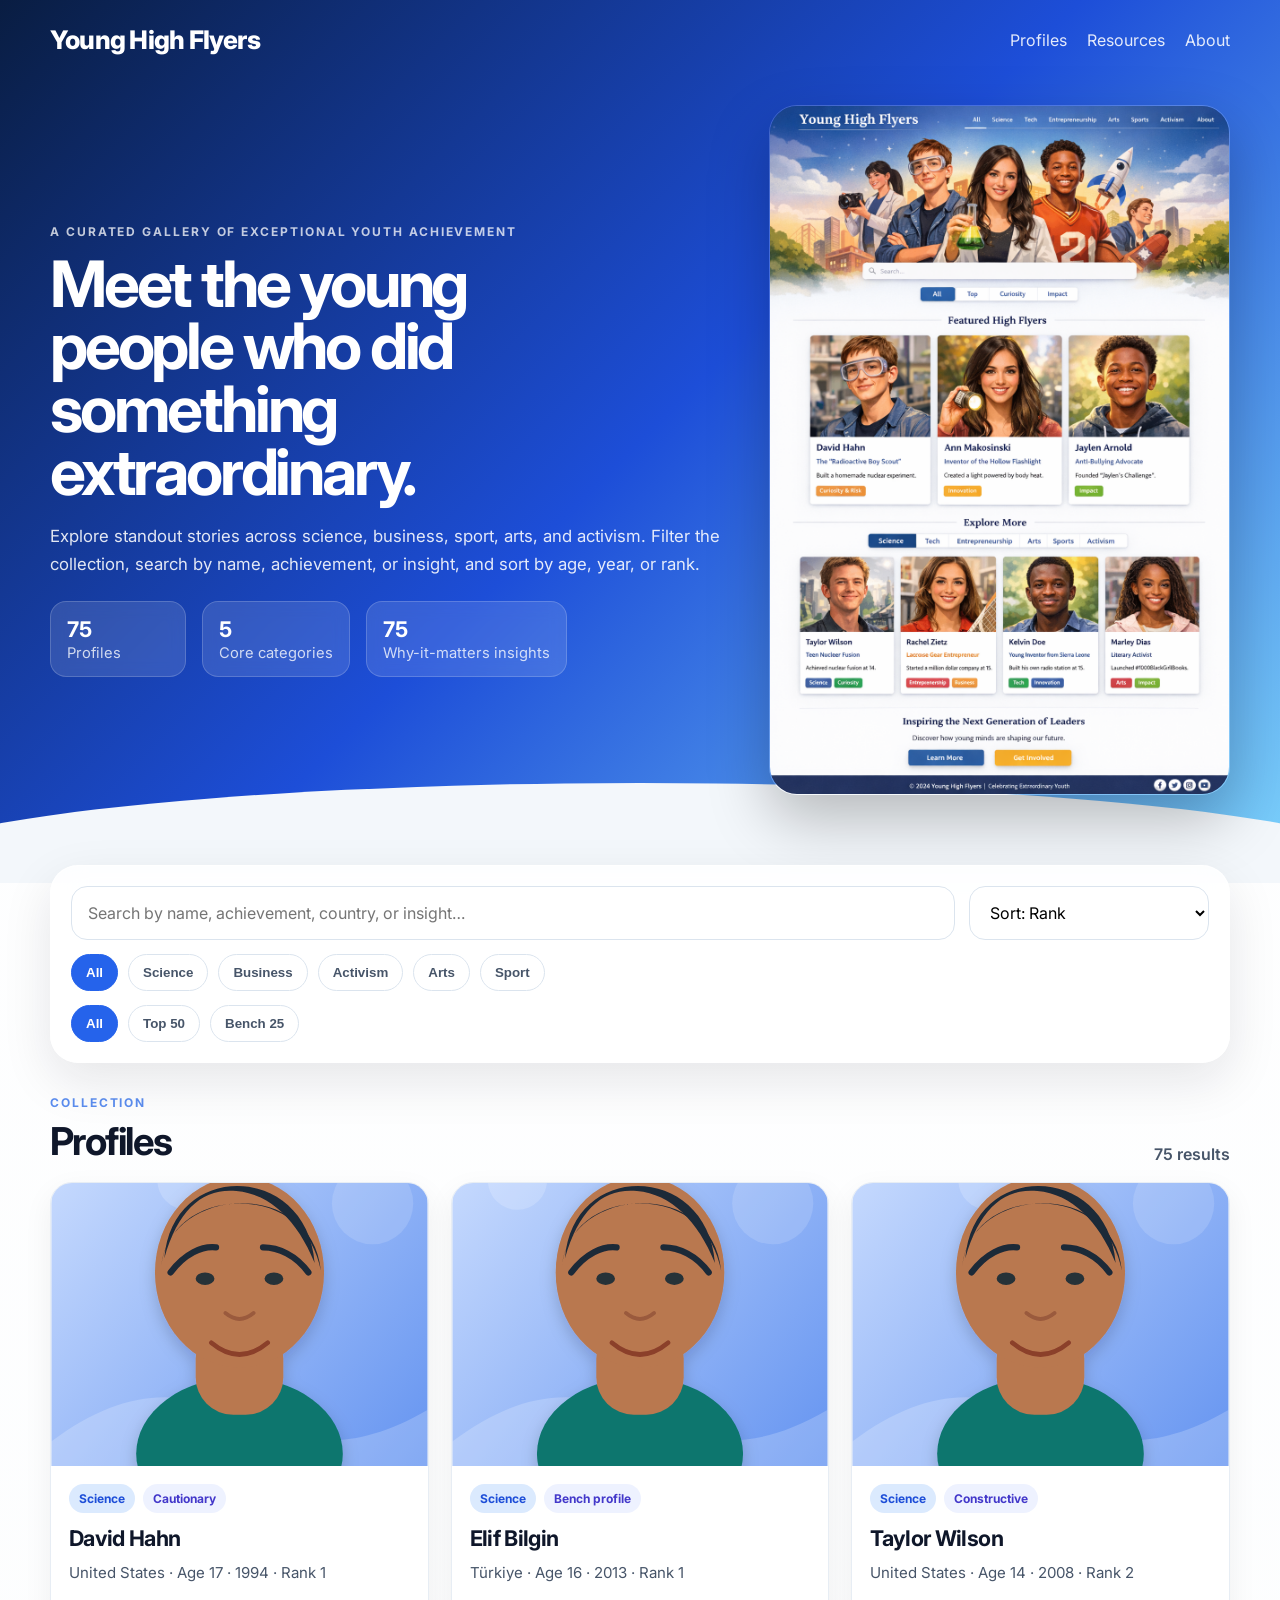
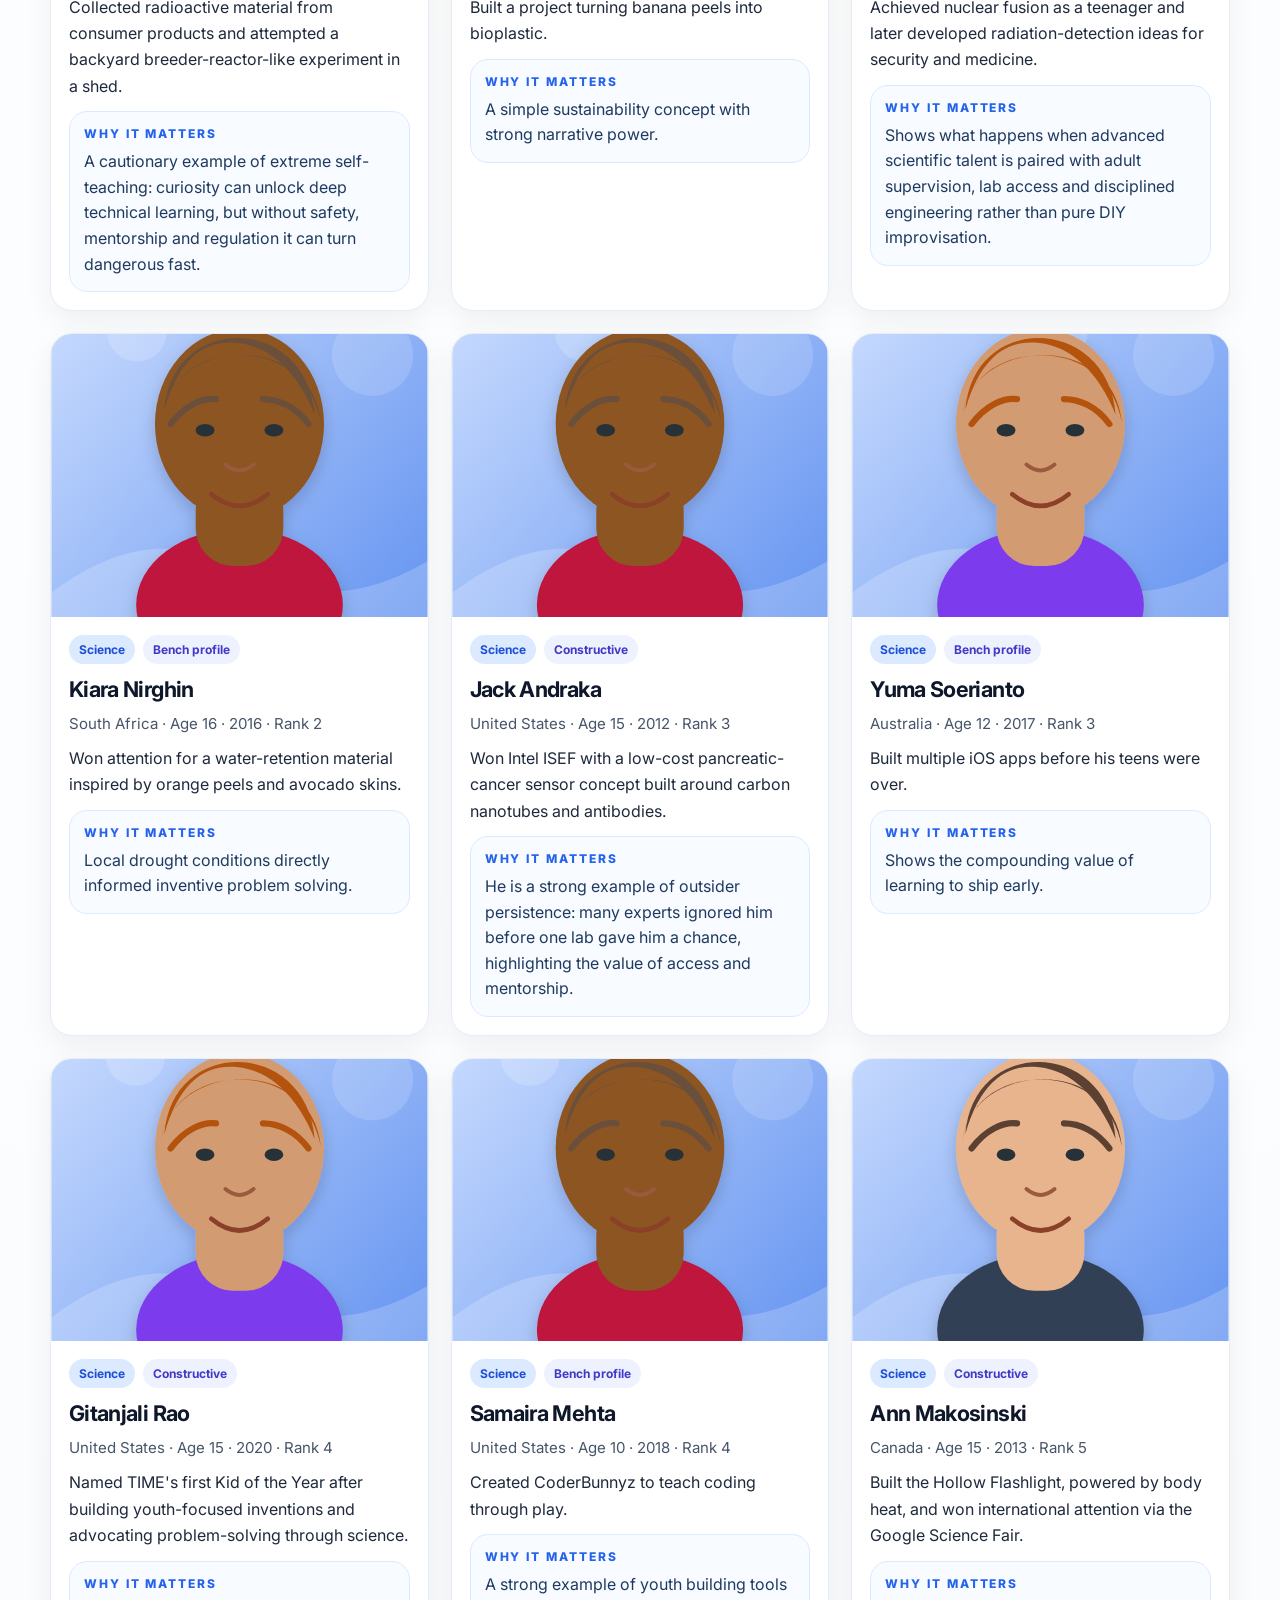
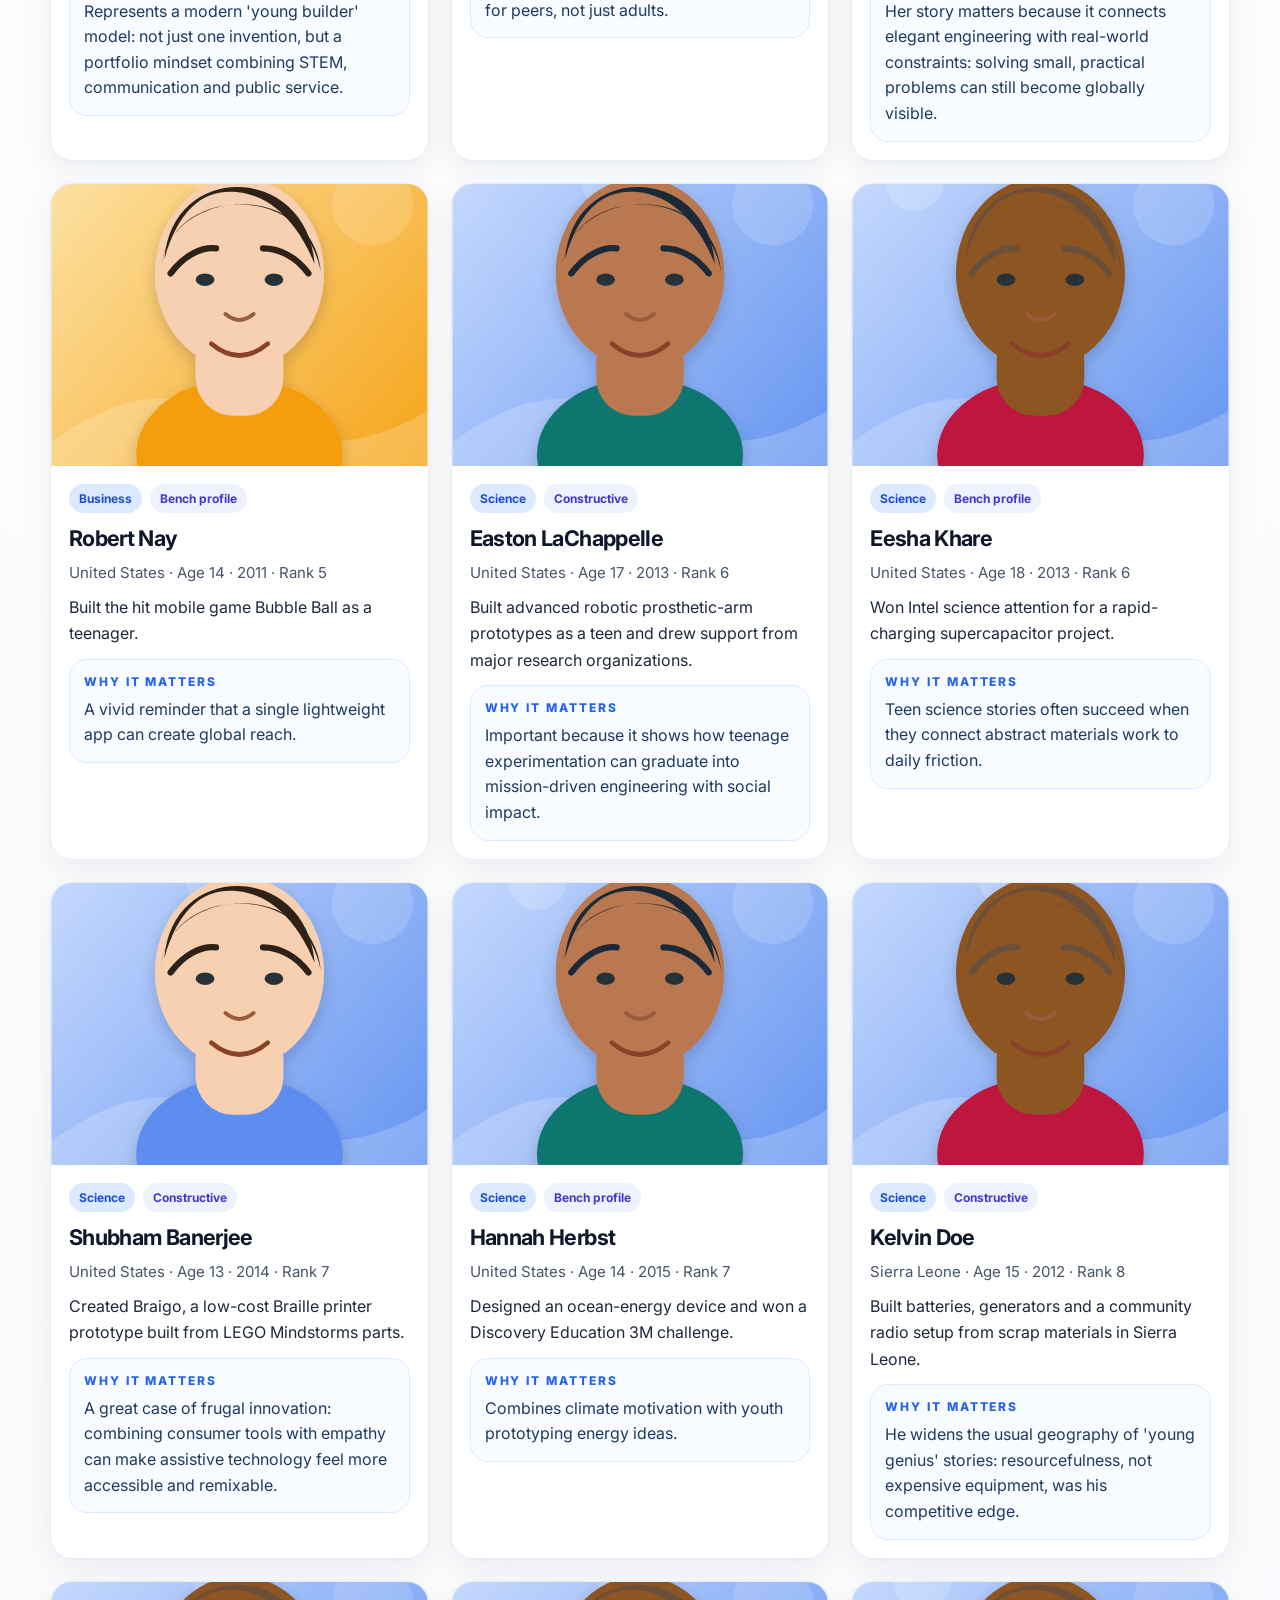
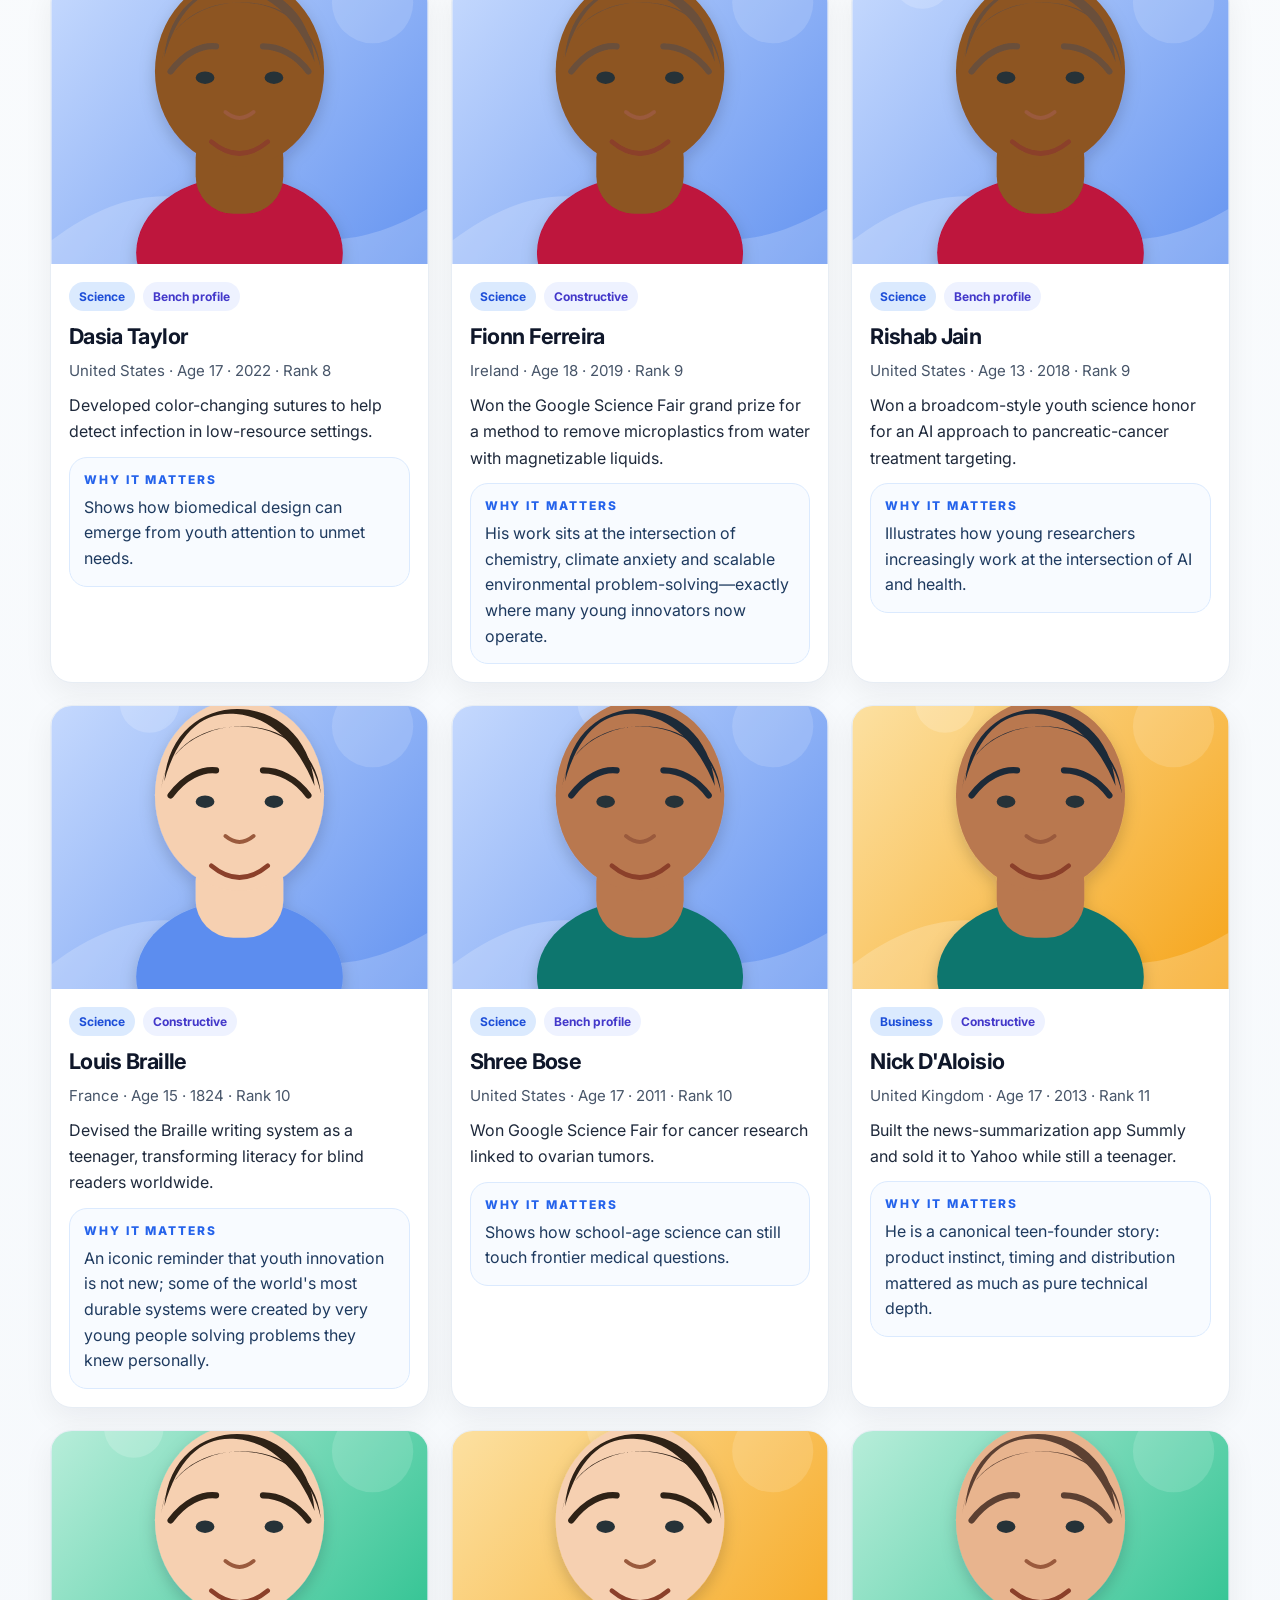
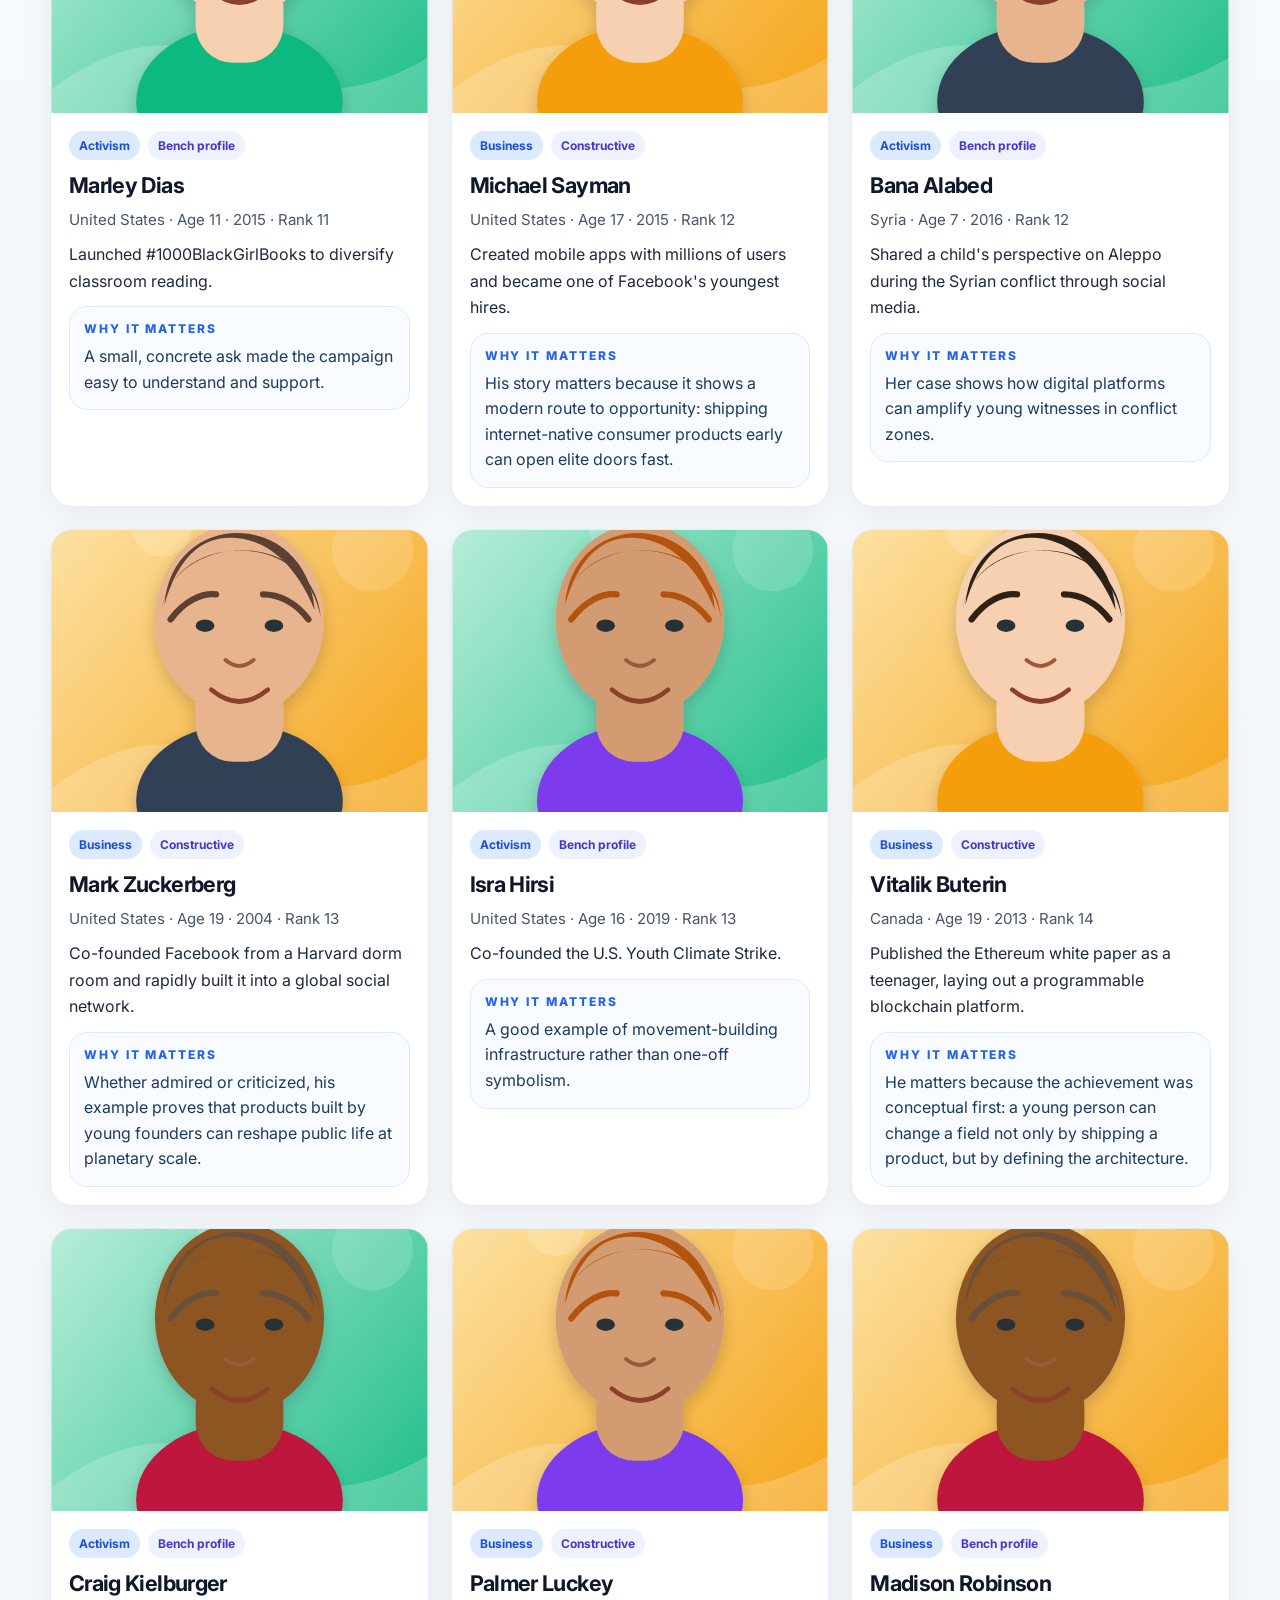
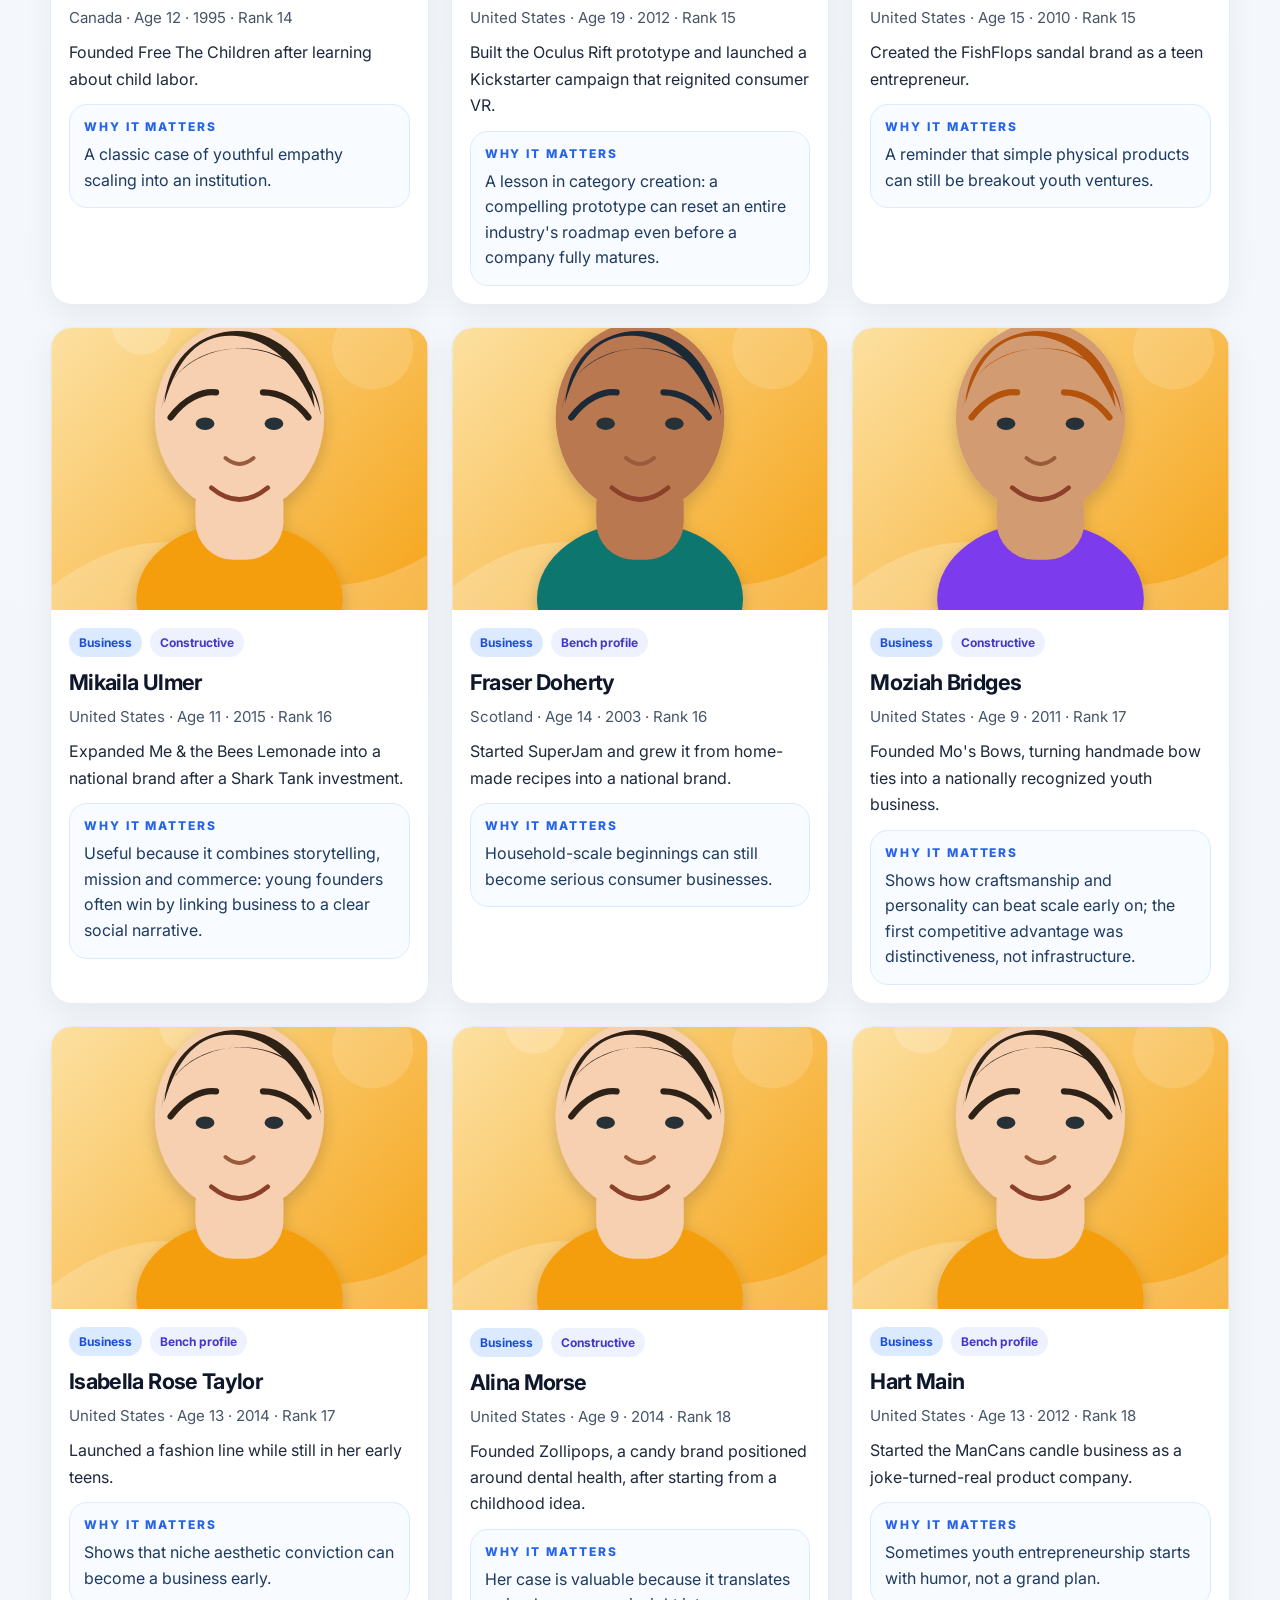
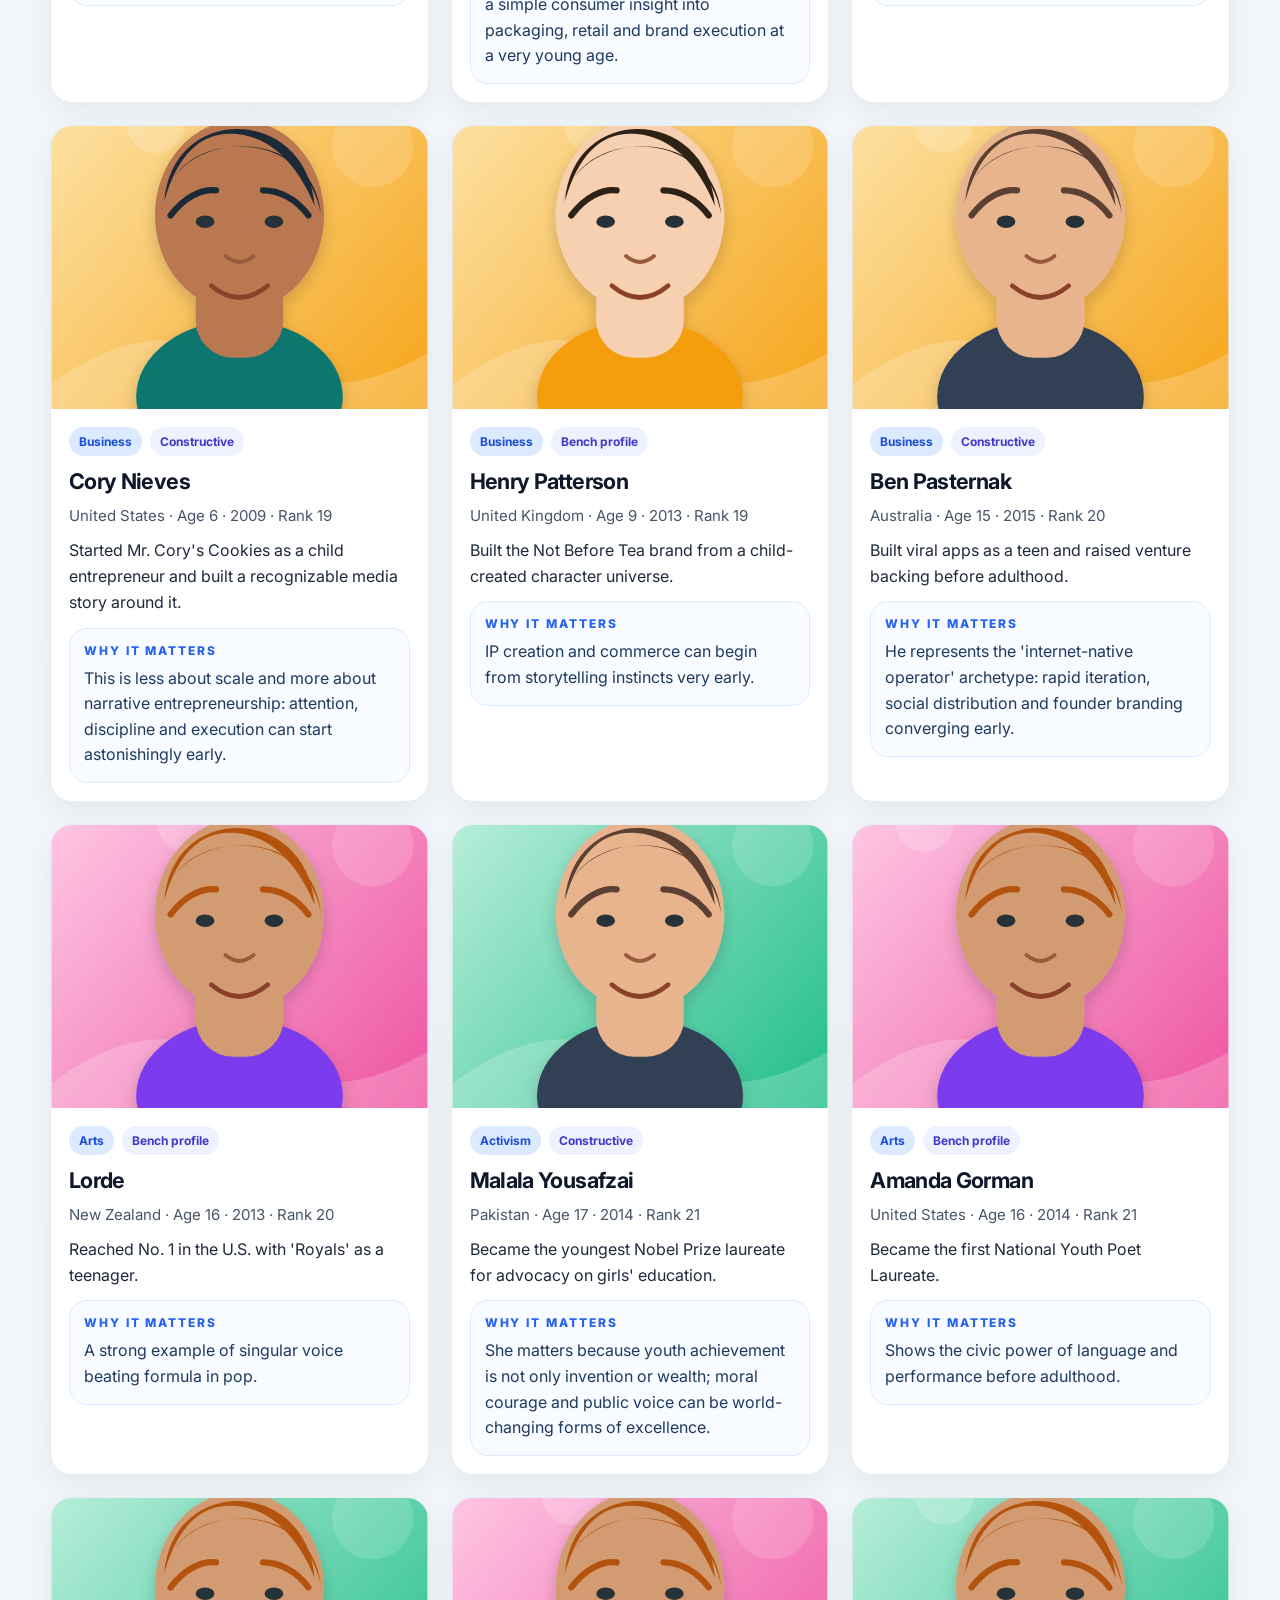
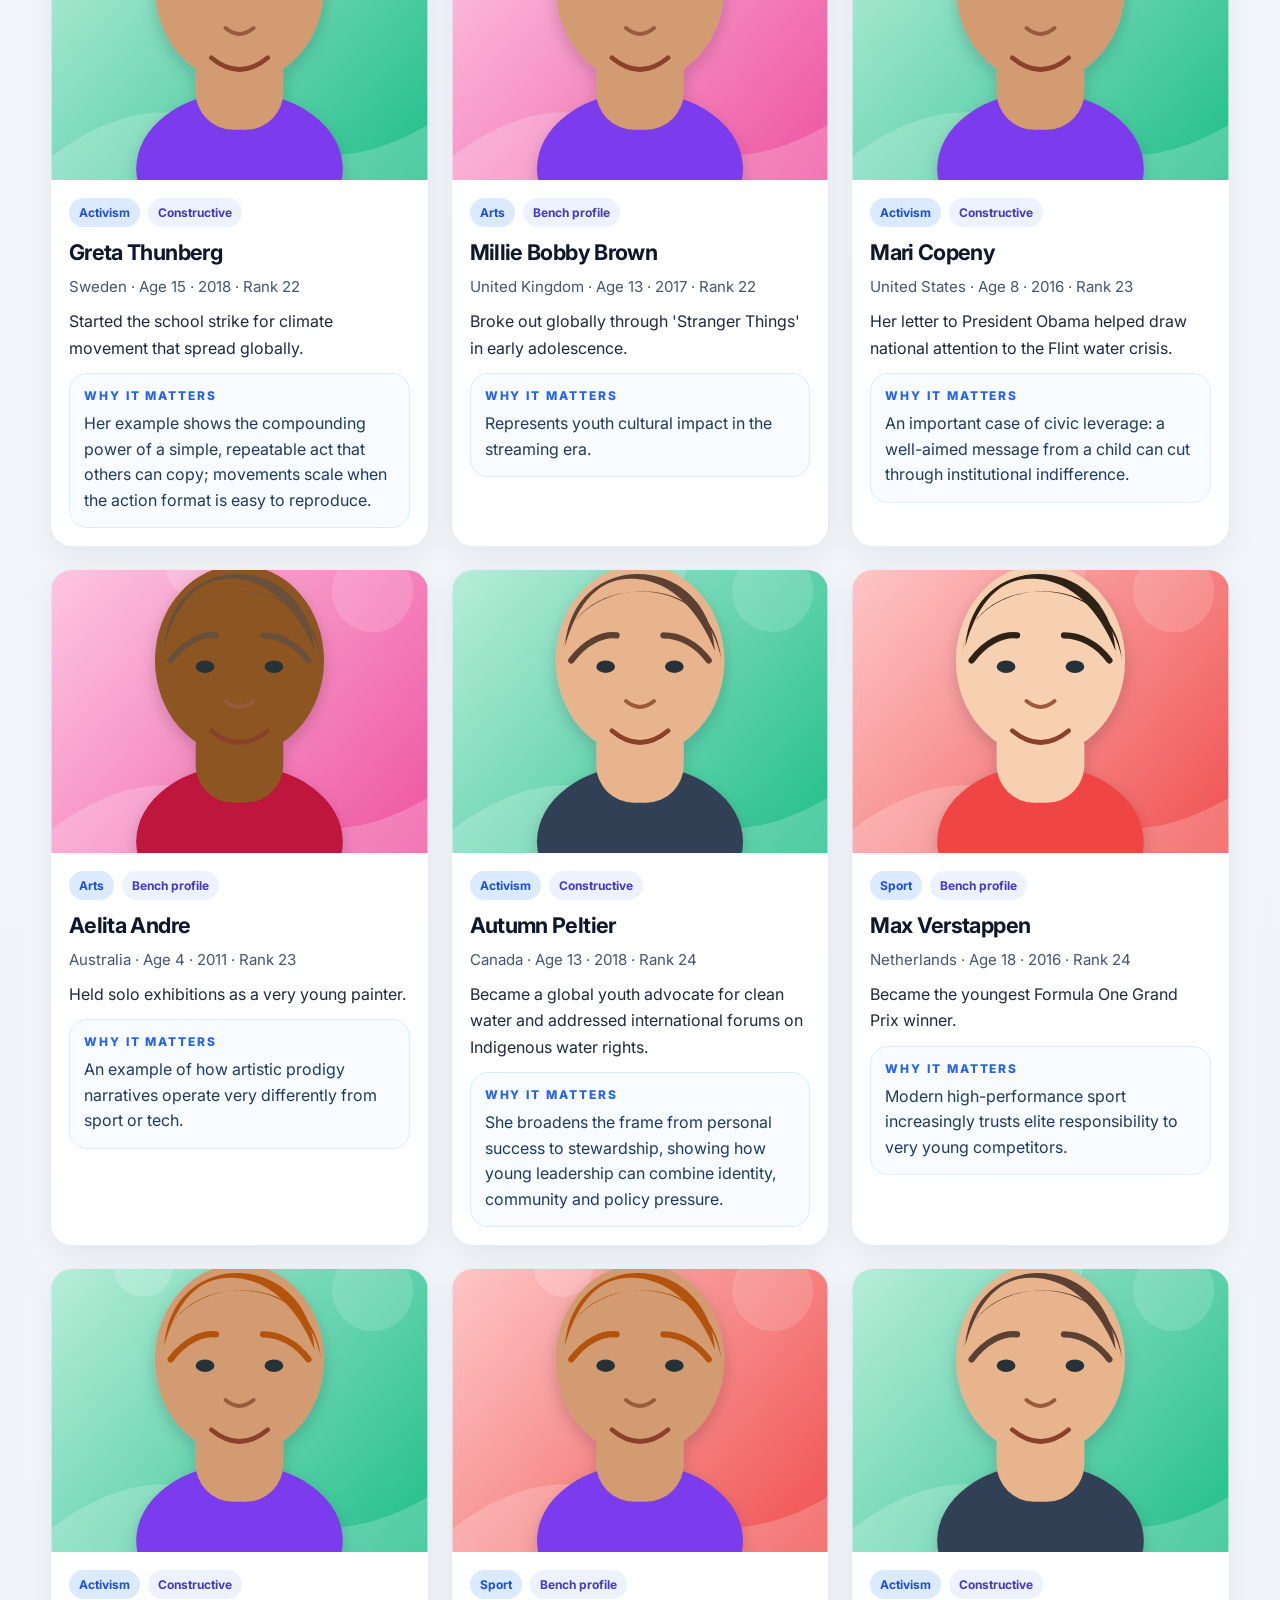
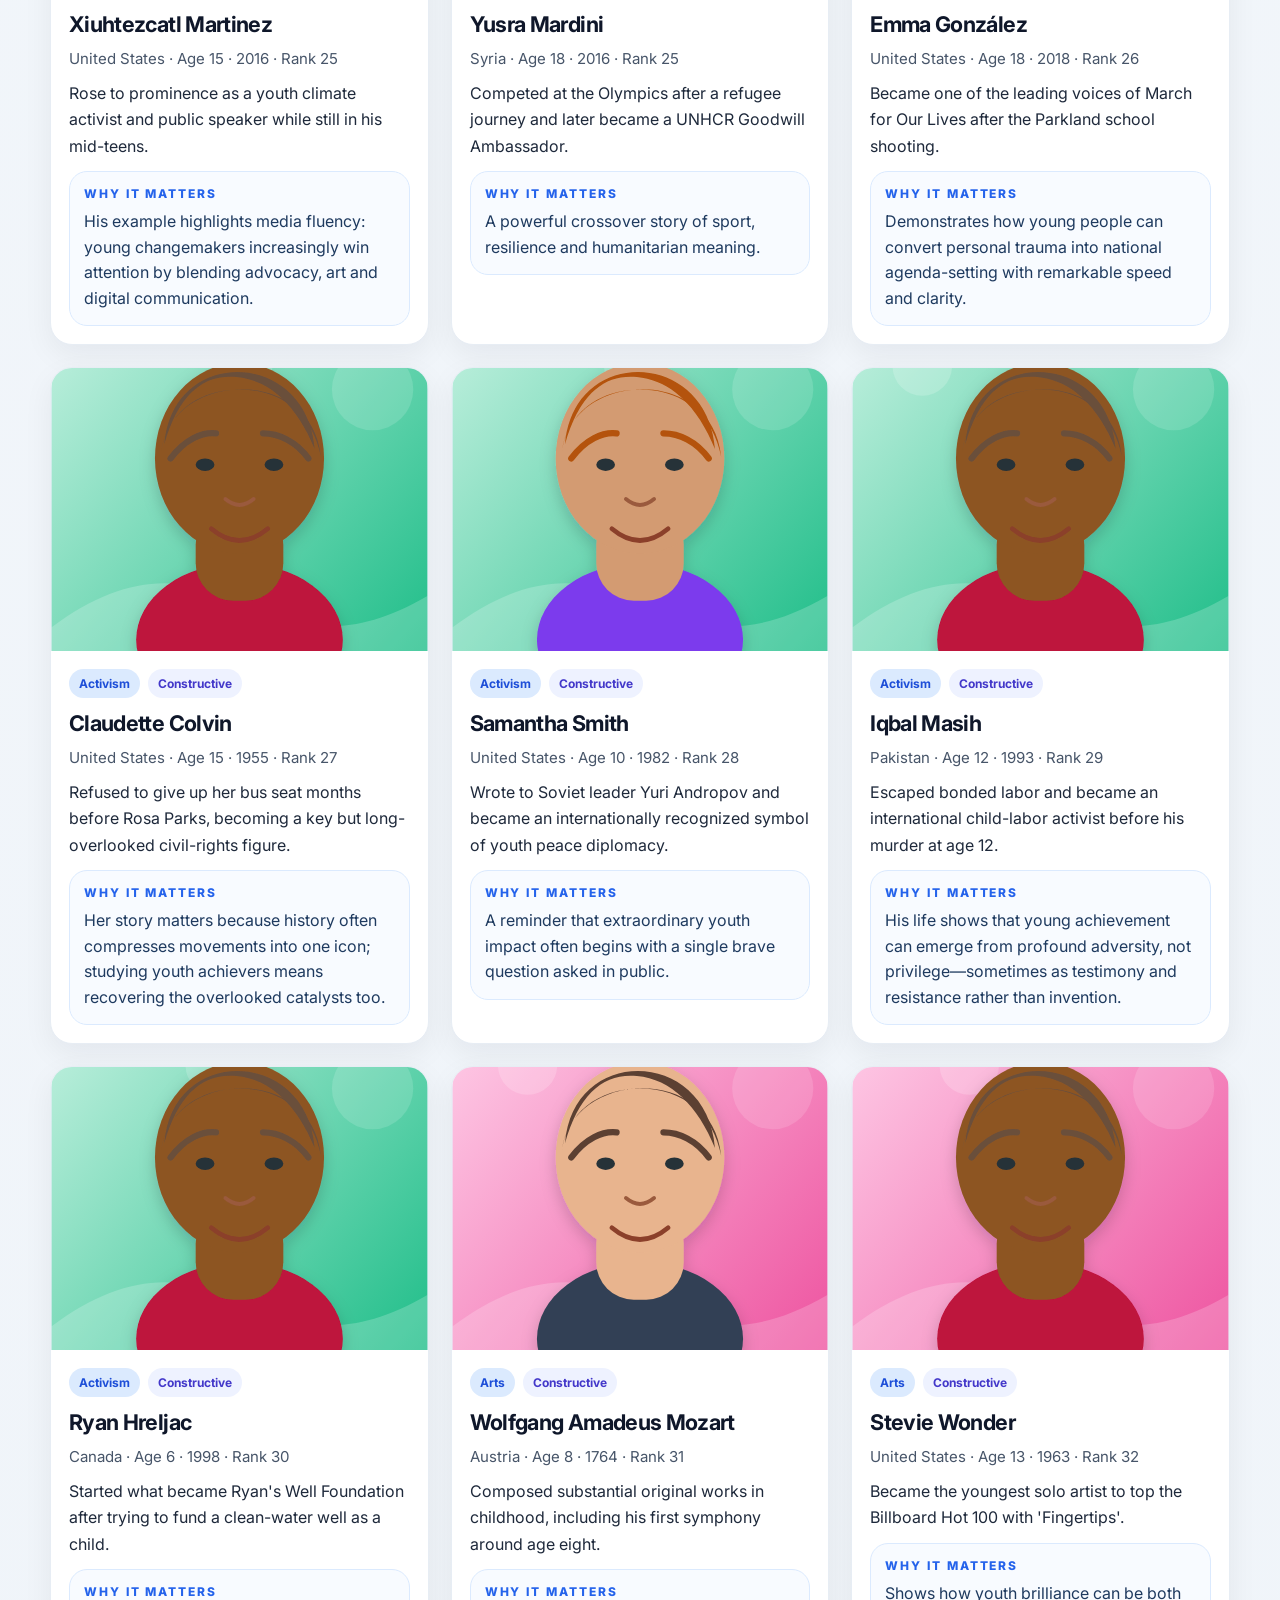
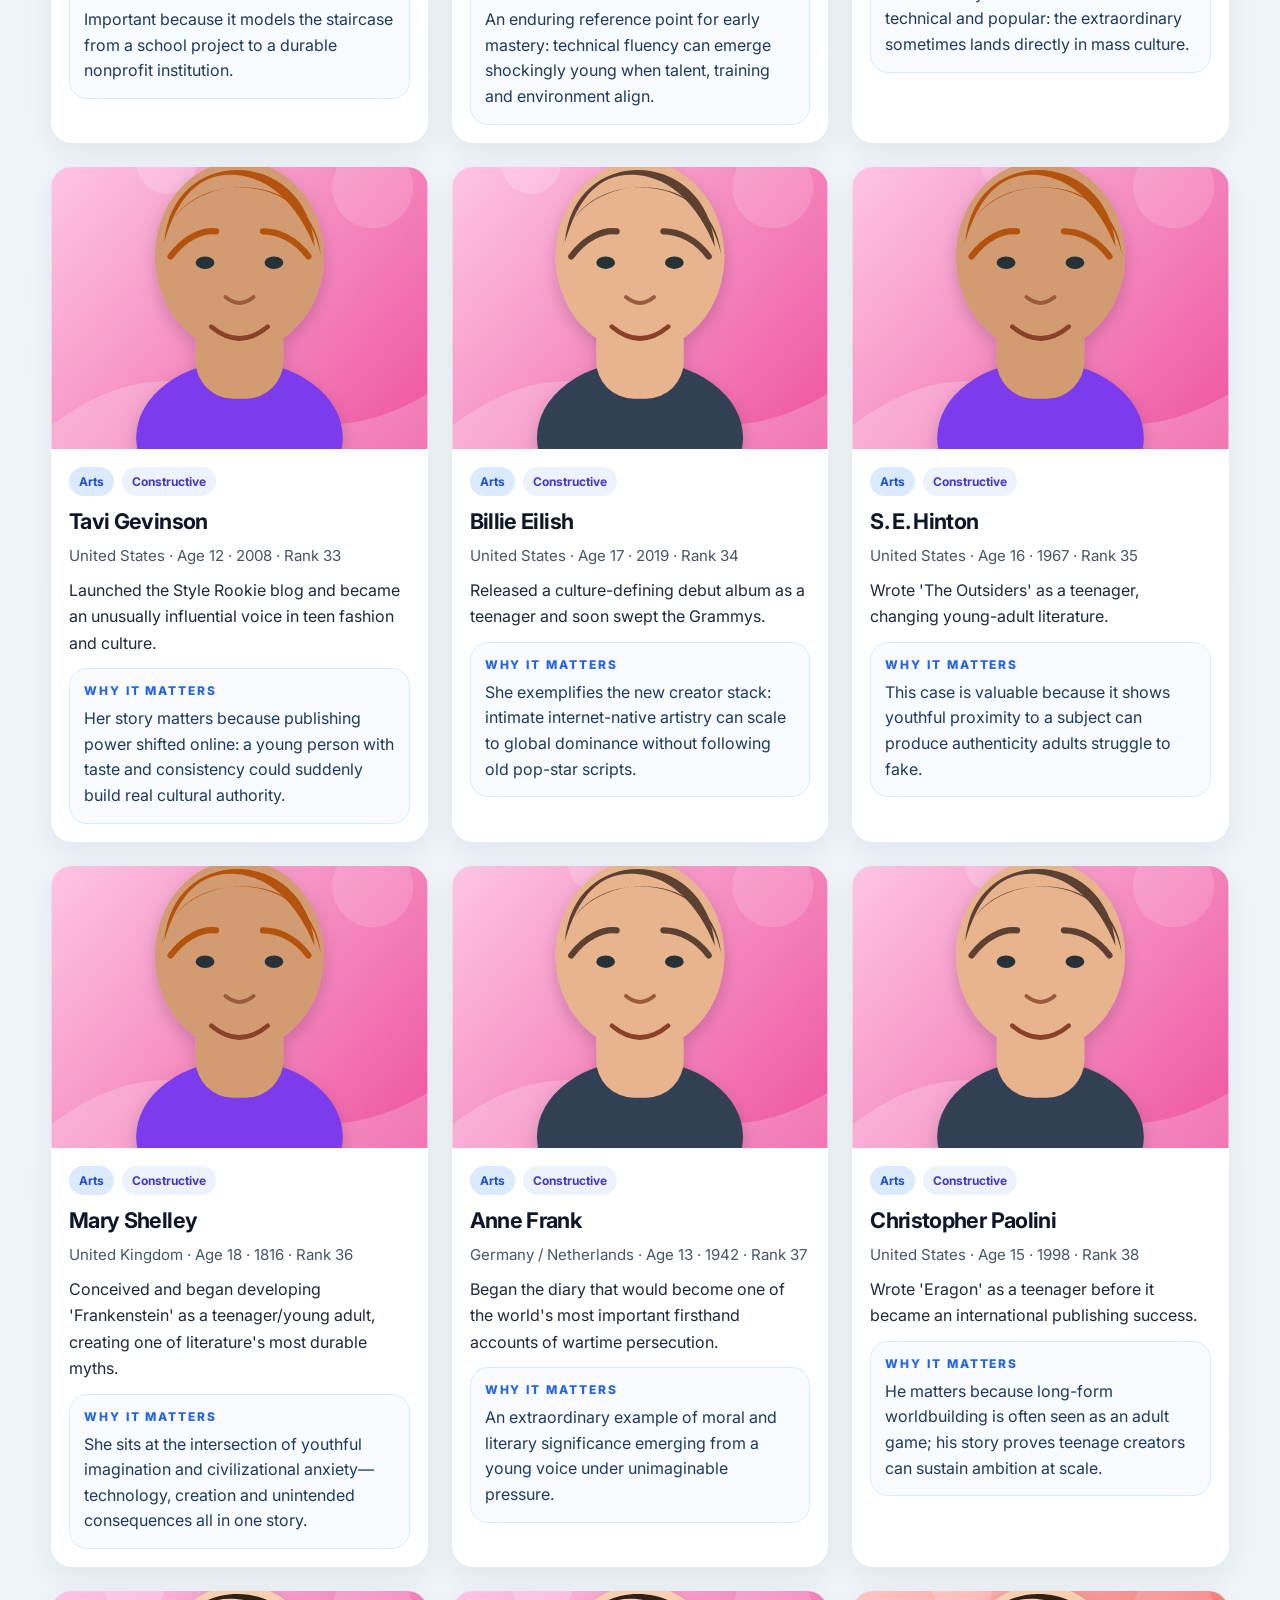
<file: young_high_flyers_v1/index.html>
<!doctype html>
<html lang="en">
<head>
  <meta charset="utf-8" />
  <meta name="viewport" content="width=device-width, initial-scale=1" />
  <title>Young High Flyers</title>
  <meta name="description" content="Discover extraordinary young achievers across science, business, sport, arts, and activism." />
  <link rel="preconnect" href="https://fonts.googleapis.com">
  <link rel="preconnect" href="https://fonts.gstatic.com" crossorigin>
  <link href="https://fonts.googleapis.com/css2?family=Inter:wght@400;500;600;700;800&display=swap" rel="stylesheet">
  <link rel="stylesheet" href="styles.css" />
</head>
<body>
  <div class="site-shell">
    <header class="hero">
      <nav class="topbar container">
        <div class="brand">Young High Flyers</div>
        <div class="nav-links">
          <a href="#profiles">Profiles</a>
          <a href="#resources">Resources</a>
          <a href="#about">About</a>
        </div>
      </nav>
      <div class="container hero-inner">
        <div class="hero-copy">
          <div class="eyebrow">A curated gallery of exceptional youth achievement</div>
          <h1>Meet the young people who did something extraordinary.</h1>
          <p>Explore standout stories across science, business, sport, arts, and activism. Filter the collection, search by name, achievement, or insight, and sort by age, year, or rank.</p>
          <div class="hero-stats">
            <div><strong id="statProfiles">75</strong><span>Profiles</span></div>
            <div><strong>5</strong><span>Core categories</span></div>
            <div><strong>75</strong><span>Why-it-matters insights</span></div>
          </div>
        </div>
        <div class="hero-art">
          <img src="hero.png" alt="Young High Flyers hero illustration" />
        </div>
      </div>
    </header>

    <main>
      <section class="controls-wrap" id="profiles">
        <div class="container controls-card">
          <div class="search-row">
            <input id="searchInput" type="search" placeholder="Search by name, achievement, country, or insight…" />
            <select id="sortSelect">
              <option value="rank-asc">Sort: Rank</option>
              <option value="age-asc">Age: Youngest first</option>
              <option value="age-desc">Age: Oldest first</option>
              <option value="year-desc">Year: Newest first</option>
              <option value="year-asc">Year: Oldest first</option>
              <option value="name-asc">Name: A–Z</option>
            </select>
          </div>
          <div class="chip-row" id="categoryChips"></div>
          <div class="toggle-row">
            <button class="toggle active" data-scope="all">All</button>
            <button class="toggle" data-scope="featured">Top 50</button>
            <button class="toggle" data-scope="bench">Bench 25</button>
          </div>
        </div>
      </section>

      <section class="container section-head">
        <div>
          <div class="eyebrow">Collection</div>
          <h2>Profiles</h2>
        </div>
        <div class="results-meta"><span id="resultsCount">0</span> results</div>
      </section>

      <section class="container cards-grid" id="cardsGrid"></section>

      <section class="container resources" id="resources">
        <div class="section-head section-head-inline">
          <div>
            <div class="eyebrow">Source material</div>
            <h2>Featured resources</h2>
          </div>
        </div>
        <div class="resource-list" id="resourceList"></div>
      </section>

      <section class="container about" id="about">
        <div class="about-card">
          <div>
            <div class="eyebrow">Why this matters</div>
            <h2>Young High Flyers is built to surface stories worth studying, not just admiring.</h2>
          </div>
          <p>Each profile highlights the achievement, the age, the context, and a practical insight on why it matters. Some entries are inspiring, some cautionary, and all are designed to spark research, writing, or curriculum ideas.</p>
        </div>
      </section>
    </main>
  </div>
  <template id="cardTemplate">
    <article class="card">
      <div class="portrait-wrap"><img class="portrait" alt="" loading="lazy"></div>
      <div class="card-body">
        <div class="meta-row">
          <span class="pill category-pill"></span>
          <span class="pill tone-pill"></span>
        </div>
        <h3 class="card-name"></h3>
        <div class="submeta"></div>
        <p class="achievement"></p>
        <div class="why-box">
          <div class="why-label">Why it matters</div>
          <p class="why-text"></p>
        </div>
      </div>
    </article>
  </template>
  <script src="app.js"></script>
</body>
</html>
</file>
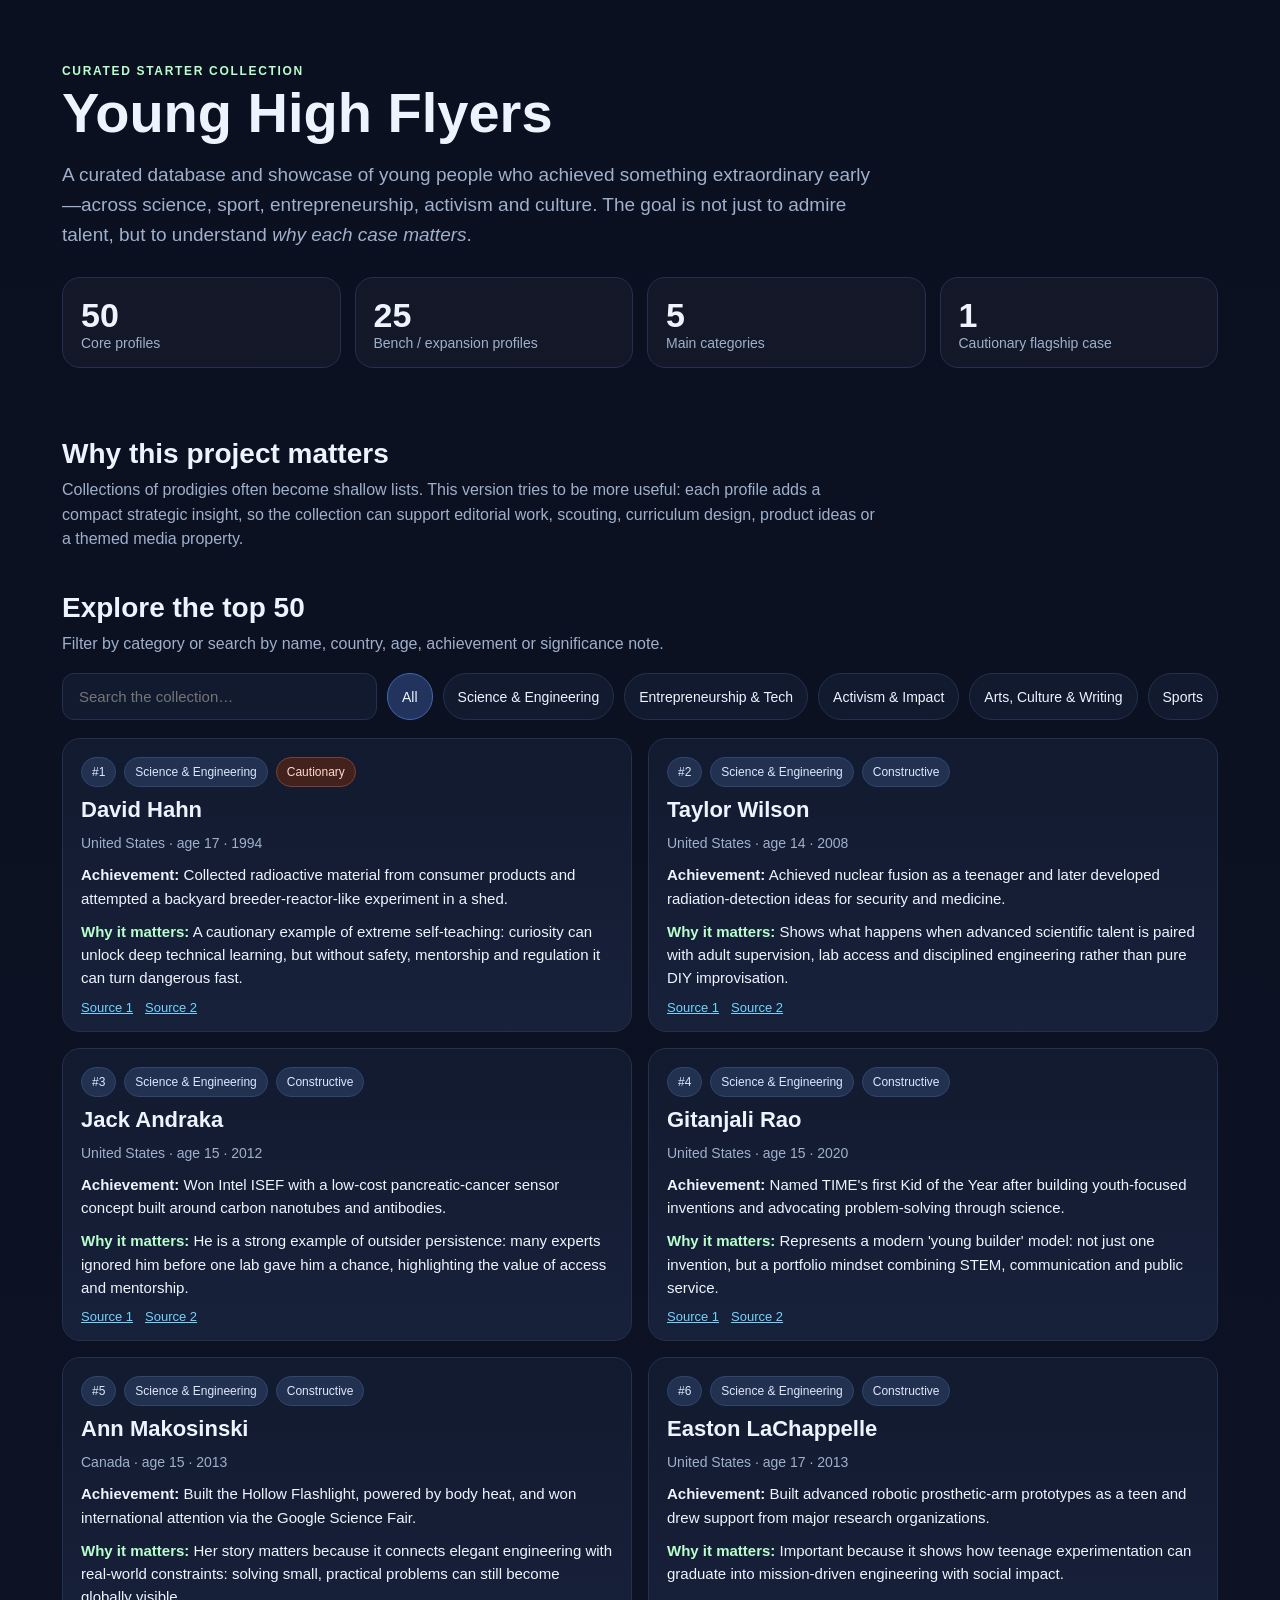
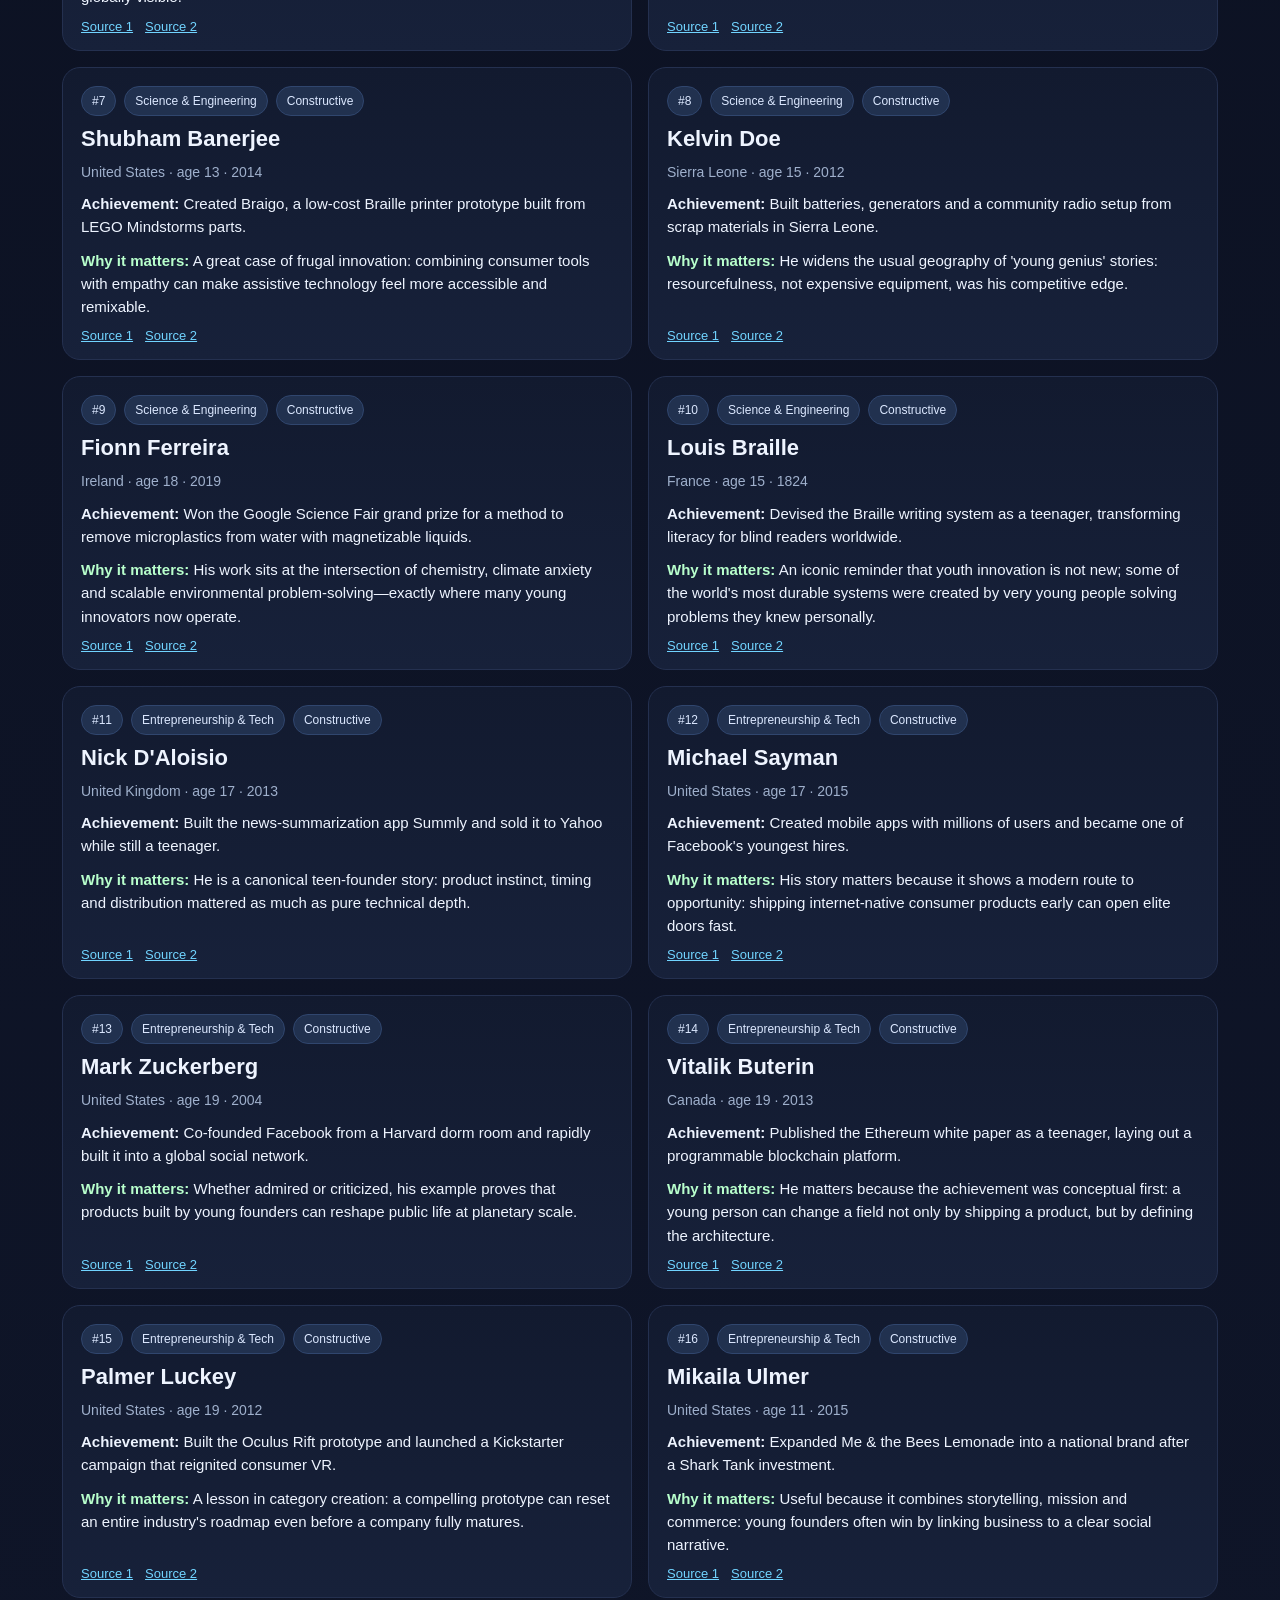
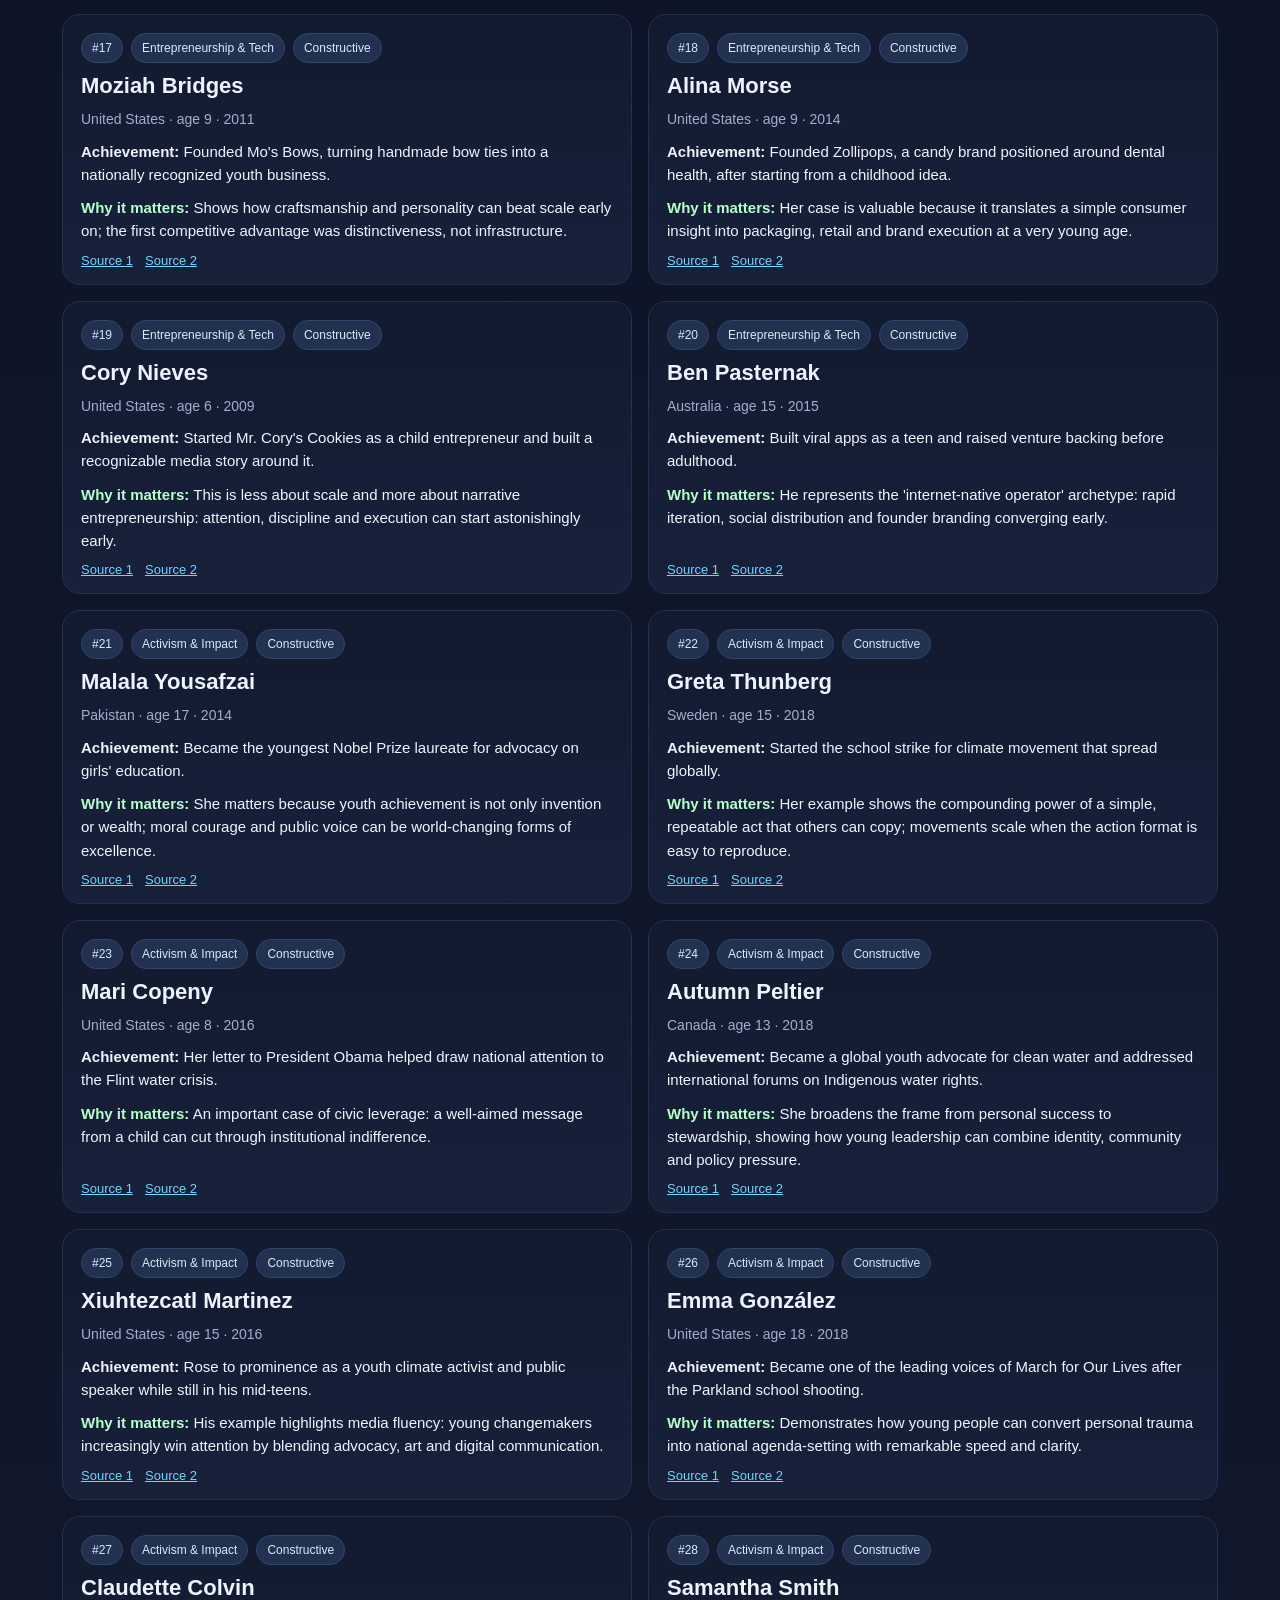
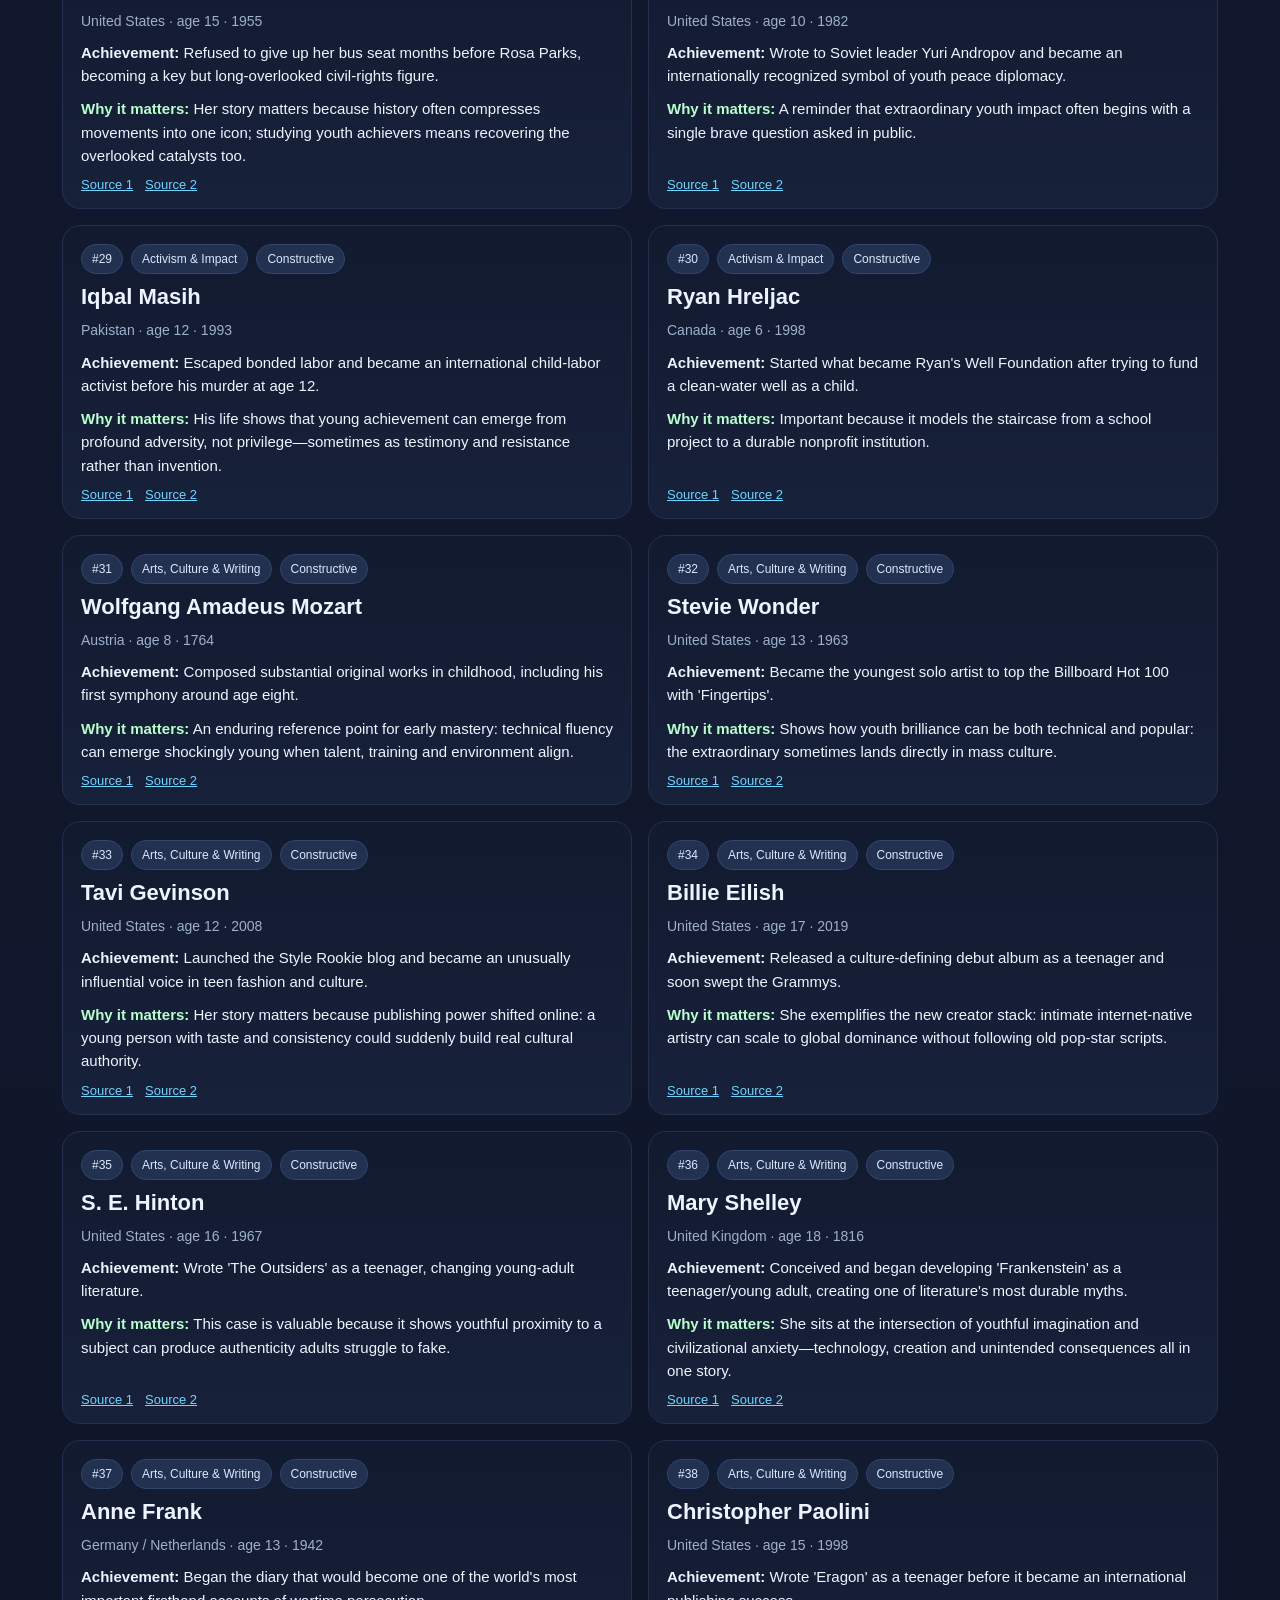
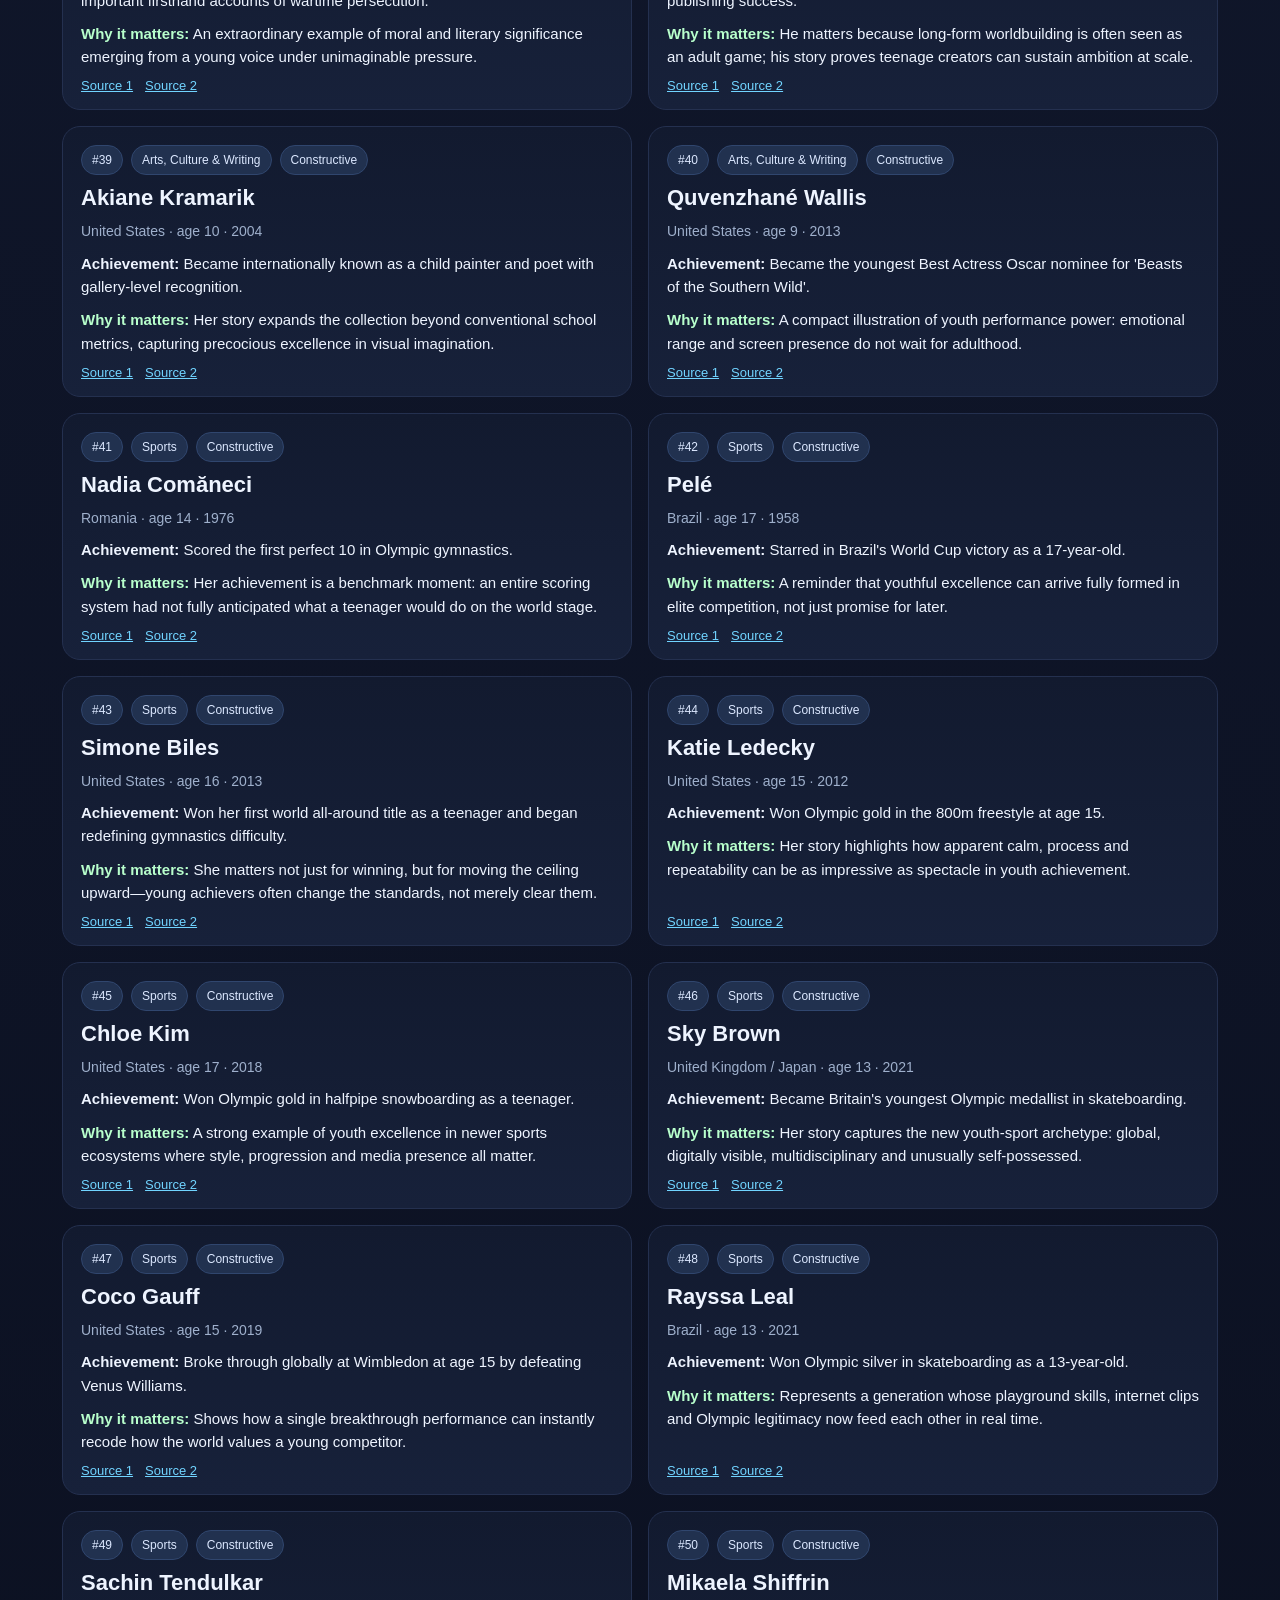
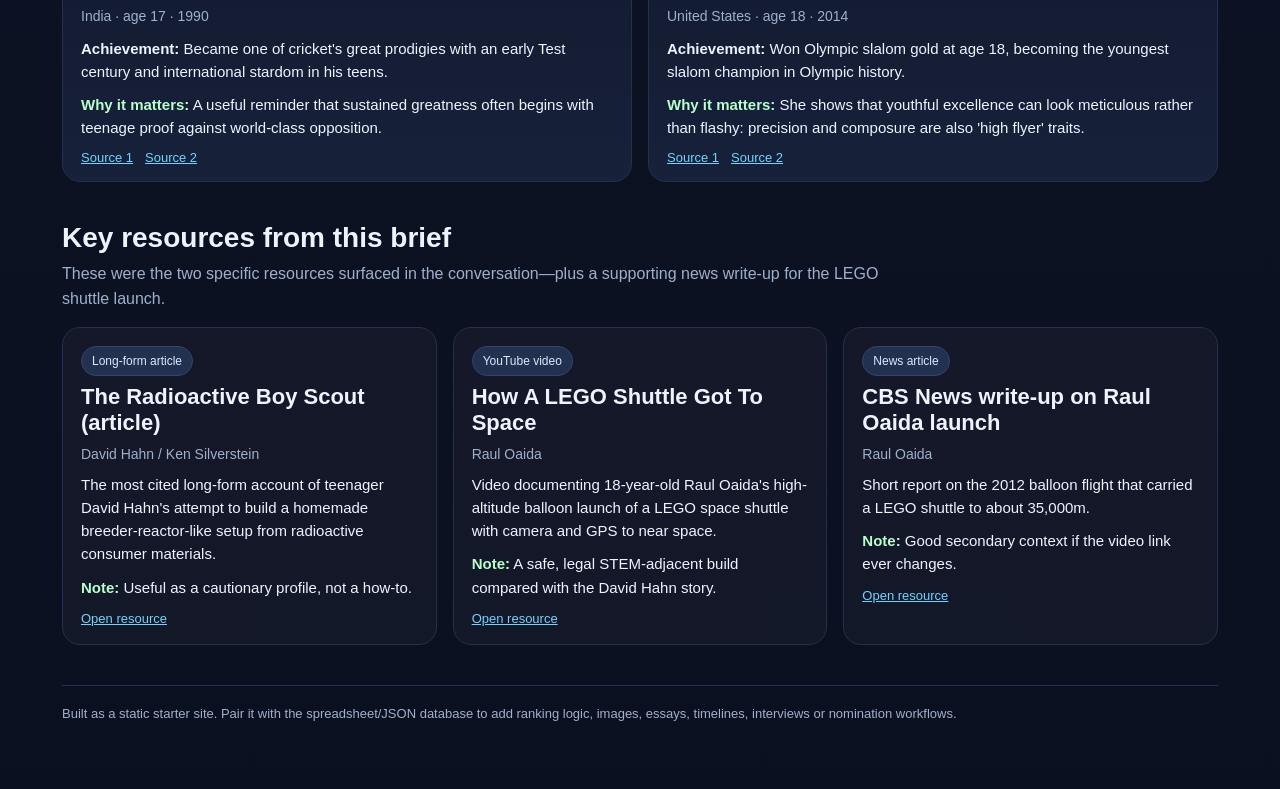
<file: young_high_flyers_package/young_high_flyers_site.html>
<!doctype html>
<html lang="en">
<head>
<meta charset="utf-8">
<meta name="viewport" content="width=device-width, initial-scale=1">
<title>Young High Flyers</title>
<style>
:root {
  --bg:#0b1020;
  --panel:#121a2f;
  --panel2:#17213a;
  --text:#eef4ff;
  --muted:#9fb0cc;
  --accent:#71d4ff;
  --accent2:#b8ffcc;
  --line:#24304f;
  --warning:#ffccb8;
}
* { box-sizing:border-box; }
body {
  margin:0; font-family:Inter,Segoe UI,Arial,sans-serif; background:linear-gradient(180deg,#0b1020 0%,#11182d 60%,#0b1020 100%); color:var(--text);
}
a { color:var(--accent); }
.wrap { max-width:1200px; margin:0 auto; padding:28px 22px 64px; }
.hero {
  padding:36px 0 18px;
}
.kicker {
  color:var(--accent2); text-transform:uppercase; letter-spacing:.14em; font-size:12px; font-weight:700;
}
h1 {
  margin:.35rem 0 .4rem; font-size:56px; line-height:1.02; max-width:820px;
}
.lead {
  color:var(--muted); max-width:820px; font-size:19px; line-height:1.6;
}
.metrics {
  display:grid; grid-template-columns:repeat(4,minmax(0,1fr)); gap:14px; margin:26px 0 12px;
}
.metric {
  background:rgba(255,255,255,.03); border:1px solid var(--line); border-radius:18px; padding:18px 18px 16px;
}
.metric .n { font-size:34px; font-weight:800; }
.metric .l { color:var(--muted); font-size:14px; }
.section {
  margin-top:34px; padding-top:6px;
}
.section h2 {
  margin:0 0 8px; font-size:28px;
}
.section p.sub {
  margin:0 0 16px; color:var(--muted); max-width:820px; line-height:1.55;
}
.controls {
  display:flex; flex-wrap:wrap; gap:10px; margin:12px 0 18px;
}
input[type="search"] {
  flex:1 1 280px; min-width:280px; background:var(--panel); color:var(--text); border:1px solid var(--line); border-radius:12px; padding:14px 16px; font-size:15px;
}
button.filter {
  background:var(--panel); color:var(--text); border:1px solid var(--line); border-radius:999px; padding:11px 14px; cursor:pointer; font-size:14px;
}
button.filter.active { background:#22345e; border-color:#4267b2; }
.grid {
  display:grid; grid-template-columns:repeat(2,minmax(0,1fr)); gap:16px;
}
.card {
  background:linear-gradient(180deg,var(--panel) 0%,var(--panel2) 100%);
  border:1px solid var(--line); border-radius:18px; padding:18px 18px 16px; display:flex; flex-direction:column; gap:10px;
}
.card h3 { margin:0; font-size:22px; }
.meta { color:var(--muted); font-size:14px; line-height:1.45; }
.badges { display:flex; flex-wrap:wrap; gap:8px; }
.badge {
  display:inline-block; font-size:12px; padding:7px 10px; border-radius:999px; background:#21314f; color:#dce8ff; border:1px solid #30466e;
}
.badge.caution { background:#43211c; color:#ffd8ce; border-color:#7b4035; }
.ach, .why {
  line-height:1.55; font-size:15px;
}
.why strong { color:var(--accent2); }
.links { margin-top:auto; color:var(--muted); font-size:13px; display:flex; gap:12px; flex-wrap:wrap; }
.resources {
  display:grid; grid-template-columns:repeat(3,minmax(0,1fr)); gap:16px;
}
.resource-card {
  background:rgba(255,255,255,.03); border:1px solid var(--line); border-radius:18px; padding:18px;
}
.footer {
  margin-top:40px; color:var(--muted); font-size:13px; line-height:1.6; border-top:1px solid var(--line); padding-top:18px;
}
@media (max-width: 900px) {
  h1 { font-size:40px; }
  .metrics, .grid, .resources { grid-template-columns:1fr; }
}
</style>
</head>
<body>
<div class="wrap">
  <section class="hero">
    <div class="kicker">Curated starter collection</div>
    <h1>Young High Flyers</h1>
    <p class="lead">A curated database and showcase of young people who achieved something extraordinary early—across science, sport, entrepreneurship, activism and culture. The goal is not just to admire talent, but to understand <em>why each case matters</em>.</p>
    <div class="metrics">
      <div class="metric"><div class="n">50</div><div class="l">Core profiles</div></div>
      <div class="metric"><div class="n">25</div><div class="l">Bench / expansion profiles</div></div>
      <div class="metric"><div class="n">5</div><div class="l">Main categories</div></div>
      <div class="metric"><div class="n">1</div><div class="l">Cautionary flagship case</div></div>
    </div>
  </section>

  <section class="section">
    <h2>Why this project matters</h2>
    <p class="sub">Collections of prodigies often become shallow lists. This version tries to be more useful: each profile adds a compact strategic insight, so the collection can support editorial work, scouting, curriculum design, product ideas or a themed media property.</p>
  </section>

  <section class="section">
    <h2>Explore the top 50</h2>
    <p class="sub">Filter by category or search by name, country, age, achievement or significance note.</p>
    <div class="controls">
      <input id="search" type="search" placeholder="Search the collection…">
      <button class="filter active" data-filter="All">All</button>
      <button class="filter" data-filter="Science & Engineering">Science & Engineering</button>
      <button class="filter" data-filter="Entrepreneurship & Tech">Entrepreneurship & Tech</button>
      <button class="filter" data-filter="Activism & Impact">Activism & Impact</button>
      <button class="filter" data-filter="Arts, Culture & Writing">Arts, Culture & Writing</button>
      <button class="filter" data-filter="Sports">Sports</button>
    </div>
    <div id="grid" class="grid"></div>
  </section>

  <section class="section">
    <h2>Key resources from this brief</h2>
    <p class="sub">These were the two specific resources surfaced in the conversation—plus a supporting news write-up for the LEGO shuttle launch.</p>
    <div class="resources" id="resources"></div>
  </section>

  <section class="footer">
    Built as a static starter site. Pair it with the spreadsheet/JSON database to add ranking logic, images, essays, timelines, interviews or nomination workflows.
  </section>
</div>

<script>
const DATA = {"top50": [{"rank": 1, "name": "David Hahn", "category": "Science & Engineering", "country": "United States", "age": 17, "year": 1994, "achievement": "Collected radioactive material from consumer products and attempted a backyard breeder-reactor-like experiment in a shed.", "why": "A cautionary example of extreme self-teaching: curiosity can unlock deep technical learning, but without safety, mentorship and regulation it can turn dangerous fast.", "tone": "Cautionary", "source1": "https://harpers.org/archive/1998/11/the-radioactive-boy-scout/", "source2": "https://en.wikipedia.org/wiki/David_Hahn"}, {"rank": 2, "name": "Taylor Wilson", "category": "Science & Engineering", "country": "United States", "age": 14, "year": 2008, "achievement": "Achieved nuclear fusion as a teenager and later developed radiation-detection ideas for security and medicine.", "why": "Shows what happens when advanced scientific talent is paired with adult supervision, lab access and disciplined engineering rather than pure DIY improvisation.", "tone": "Constructive", "source1": "https://www.iaea.org/newscenter/news/scientific-forum-2015-fusion-wunderkind-taylor-wilson-gives-us-his-take-on-how-nuclear-technology-can-improve-lives", "source2": "https://en.wikipedia.org/wiki/Taylor_Wilson"}, {"rank": 3, "name": "Jack Andraka", "category": "Science & Engineering", "country": "United States", "age": 15, "year": 2012, "achievement": "Won Intel ISEF with a low-cost pancreatic-cancer sensor concept built around carbon nanotubes and antibodies.", "why": "He is a strong example of outsider persistence: many experts ignored him before one lab gave him a chance, highlighting the value of access and mentorship.", "tone": "Constructive", "source1": "https://www.smithsonianmag.com/innovation/jack-andrakas-sensor-promise-and-risk-180953912/", "source2": "https://en.wikipedia.org/wiki/Jack_Andraka"}, {"rank": 4, "name": "Gitanjali Rao", "category": "Science & Engineering", "country": "United States", "age": 15, "year": 2020, "achievement": "Named TIME's first Kid of the Year after building youth-focused inventions and advocating problem-solving through science.", "why": "Represents a modern 'young builder' model: not just one invention, but a portfolio mindset combining STEM, communication and public service.", "tone": "Constructive", "source1": "https://time.com/person-of-the-year-kid-of-the-year-2020-gitanjali-rao/", "source2": "https://en.wikipedia.org/wiki/Gitanjali_Rao"}, {"rank": 5, "name": "Ann Makosinski", "category": "Science & Engineering", "country": "Canada", "age": 15, "year": 2013, "achievement": "Built the Hollow Flashlight, powered by body heat, and won international attention via the Google Science Fair.", "why": "Her story matters because it connects elegant engineering with real-world constraints: solving small, practical problems can still become globally visible.", "tone": "Constructive", "source1": "https://news.mit.edu/2014/ann-makosinski-hollow-flashlight-body-heat-1212", "source2": "https://en.wikipedia.org/wiki/Ann_Makosinski"}, {"rank": 6, "name": "Easton LaChappelle", "category": "Science & Engineering", "country": "United States", "age": 17, "year": 2013, "achievement": "Built advanced robotic prosthetic-arm prototypes as a teen and drew support from major research organizations.", "why": "Important because it shows how teenage experimentation can graduate into mission-driven engineering with social impact.", "tone": "Constructive", "source1": "https://www.smithsonianmag.com/innovation/teen-built-super-cheap-robotic-arm-180952725/", "source2": "https://en.wikipedia.org/wiki/Easton_LaChappelle"}, {"rank": 7, "name": "Shubham Banerjee", "category": "Science & Engineering", "country": "United States", "age": 13, "year": 2014, "achievement": "Created Braigo, a low-cost Braille printer prototype built from LEGO Mindstorms parts.", "why": "A great case of frugal innovation: combining consumer tools with empathy can make assistive technology feel more accessible and remixable.", "tone": "Constructive", "source1": "https://www.intel.com/content/www/us/en/newsroom/news/intel-capital-shubham-banerjee-entrepreneurship.html", "source2": "https://en.wikipedia.org/wiki/Shubham_Banerjee"}, {"rank": 8, "name": "Kelvin Doe", "category": "Science & Engineering", "country": "Sierra Leone", "age": 15, "year": 2012, "achievement": "Built batteries, generators and a community radio setup from scrap materials in Sierra Leone.", "why": "He widens the usual geography of 'young genius' stories: resourcefulness, not expensive equipment, was his competitive edge.", "tone": "Constructive", "source1": "https://news.mit.edu/2012/meet-kelvin-doe-1019", "source2": "https://en.wikipedia.org/wiki/Kelvin_Doe"}, {"rank": 9, "name": "Fionn Ferreira", "category": "Science & Engineering", "country": "Ireland", "age": 18, "year": 2019, "achievement": "Won the Google Science Fair grand prize for a method to remove microplastics from water with magnetizable liquids.", "why": "His work sits at the intersection of chemistry, climate anxiety and scalable environmental problem-solving—exactly where many young innovators now operate.", "tone": "Constructive", "source1": "https://blog.google/outreach-initiatives/education/google-science-fair-2019-winner-fionn-ferreira/", "source2": "https://en.wikipedia.org/wiki/Fionn_Ferreira"}, {"rank": 10, "name": "Louis Braille", "category": "Science & Engineering", "country": "France", "age": 15, "year": 1824, "achievement": "Devised the Braille writing system as a teenager, transforming literacy for blind readers worldwide.", "why": "An iconic reminder that youth innovation is not new; some of the world's most durable systems were created by very young people solving problems they knew personally.", "tone": "Constructive", "source1": "https://www.britannica.com/biography/Louis-Braille", "source2": "https://en.wikipedia.org/wiki/Louis_Braille"}, {"rank": 11, "name": "Nick D'Aloisio", "category": "Entrepreneurship & Tech", "country": "United Kingdom", "age": 17, "year": 2013, "achievement": "Built the news-summarization app Summly and sold it to Yahoo while still a teenager.", "why": "He is a canonical teen-founder story: product instinct, timing and distribution mattered as much as pure technical depth.", "tone": "Constructive", "source1": "https://www.theguardian.com/technology/2013/mar/25/nick-daloisio-summly-yahoo", "source2": "https://en.wikipedia.org/wiki/Nick_D%27Aloisio"}, {"rank": 12, "name": "Michael Sayman", "category": "Entrepreneurship & Tech", "country": "United States", "age": 17, "year": 2015, "achievement": "Created mobile apps with millions of users and became one of Facebook's youngest hires.", "why": "His story matters because it shows a modern route to opportunity: shipping internet-native consumer products early can open elite doors fast.", "tone": "Constructive", "source1": "https://www.forbes.com/sites/parmyolson/2015/06/03/facebook-teen-coder-michael-sayman/", "source2": "https://en.wikipedia.org/wiki/Michael_Sayman"}, {"rank": 13, "name": "Mark Zuckerberg", "category": "Entrepreneurship & Tech", "country": "United States", "age": 19, "year": 2004, "achievement": "Co-founded Facebook from a Harvard dorm room and rapidly built it into a global social network.", "why": "Whether admired or criticized, his example proves that products built by young founders can reshape public life at planetary scale.", "tone": "Constructive", "source1": "https://www.britannica.com/biography/Mark-Zuckerberg", "source2": "https://en.wikipedia.org/wiki/Mark_Zuckerberg"}, {"rank": 14, "name": "Vitalik Buterin", "category": "Entrepreneurship & Tech", "country": "Canada", "age": 19, "year": 2013, "achievement": "Published the Ethereum white paper as a teenager, laying out a programmable blockchain platform.", "why": "He matters because the achievement was conceptual first: a young person can change a field not only by shipping a product, but by defining the architecture.", "tone": "Constructive", "source1": "https://ethereum.org/en/whitepaper/", "source2": "https://en.wikipedia.org/wiki/Vitalik_Buterin"}, {"rank": 15, "name": "Palmer Luckey", "category": "Entrepreneurship & Tech", "country": "United States", "age": 19, "year": 2012, "achievement": "Built the Oculus Rift prototype and launched a Kickstarter campaign that reignited consumer VR.", "why": "A lesson in category creation: a compelling prototype can reset an entire industry's roadmap even before a company fully matures.", "tone": "Constructive", "source1": "https://www.theverge.com/2012/8/1/3211367/oculus-rift-virtual-reality-kickstarter", "source2": "https://en.wikipedia.org/wiki/Palmer_Luckey"}, {"rank": 16, "name": "Mikaila Ulmer", "category": "Entrepreneurship & Tech", "country": "United States", "age": 11, "year": 2015, "achievement": "Expanded Me & the Bees Lemonade into a national brand after a Shark Tank investment.", "why": "Useful because it combines storytelling, mission and commerce: young founders often win by linking business to a clear social narrative.", "tone": "Constructive", "source1": "https://www.meandthebees.com/pages/our-story", "source2": "https://en.wikipedia.org/wiki/Mikaila_Ulmer"}, {"rank": 17, "name": "Moziah Bridges", "category": "Entrepreneurship & Tech", "country": "United States", "age": 9, "year": 2011, "achievement": "Founded Mo's Bows, turning handmade bow ties into a nationally recognized youth business.", "why": "Shows how craftsmanship and personality can beat scale early on; the first competitive advantage was distinctiveness, not infrastructure.", "tone": "Constructive", "source1": "https://mosbowsmemphis.com/pages/our-story", "source2": "https://en.wikipedia.org/wiki/Moziah_Bridges"}, {"rank": 18, "name": "Alina Morse", "category": "Entrepreneurship & Tech", "country": "United States", "age": 9, "year": 2014, "achievement": "Founded Zollipops, a candy brand positioned around dental health, after starting from a childhood idea.", "why": "Her case is valuable because it translates a simple consumer insight into packaging, retail and brand execution at a very young age.", "tone": "Constructive", "source1": "https://www.zollipops.com/pages/about-us", "source2": "https://en.wikipedia.org/wiki/Alina_Morse"}, {"rank": 19, "name": "Cory Nieves", "category": "Entrepreneurship & Tech", "country": "United States", "age": 6, "year": 2009, "achievement": "Started Mr. Cory's Cookies as a child entrepreneur and built a recognizable media story around it.", "why": "This is less about scale and more about narrative entrepreneurship: attention, discipline and execution can start astonishingly early.", "tone": "Constructive", "source1": "https://www.blackenterprise.com/cory-nieves/", "source2": "https://en.wikipedia.org/wiki/Cory_Nieves"}, {"rank": 20, "name": "Ben Pasternak", "category": "Entrepreneurship & Tech", "country": "Australia", "age": 15, "year": 2015, "achievement": "Built viral apps as a teen and raised venture backing before adulthood.", "why": "He represents the 'internet-native operator' archetype: rapid iteration, social distribution and founder branding converging early.", "tone": "Constructive", "source1": "https://www.forbes.com/sites/alexkonrad/2016/03/29/monkey-teen-founder-ben-pasternak/", "source2": "https://en.wikipedia.org/wiki/Ben_Pasternak"}, {"rank": 21, "name": "Malala Yousafzai", "category": "Activism & Impact", "country": "Pakistan", "age": 17, "year": 2014, "achievement": "Became the youngest Nobel Prize laureate for advocacy on girls' education.", "why": "She matters because youth achievement is not only invention or wealth; moral courage and public voice can be world-changing forms of excellence.", "tone": "Constructive", "source1": "https://www.nobelprize.org/prizes/peace/2014/yousafzai/facts/", "source2": "https://malala.org/malalas-story"}, {"rank": 22, "name": "Greta Thunberg", "category": "Activism & Impact", "country": "Sweden", "age": 15, "year": 2018, "achievement": "Started the school strike for climate movement that spread globally.", "why": "Her example shows the compounding power of a simple, repeatable act that others can copy; movements scale when the action format is easy to reproduce.", "tone": "Constructive", "source1": "https://www.britannica.com/biography/Greta-Thunberg", "source2": "https://en.wikipedia.org/wiki/Greta_Thunberg"}, {"rank": 23, "name": "Mari Copeny", "category": "Activism & Impact", "country": "United States", "age": 8, "year": 2016, "achievement": "Her letter to President Obama helped draw national attention to the Flint water crisis.", "why": "An important case of civic leverage: a well-aimed message from a child can cut through institutional indifference.", "tone": "Constructive", "source1": "https://time.com/4321887/flint-water-crisis-mari-copeny-little-miss-flint/", "source2": "https://en.wikipedia.org/wiki/Mari_Copeny"}, {"rank": 24, "name": "Autumn Peltier", "category": "Activism & Impact", "country": "Canada", "age": 13, "year": 2018, "achievement": "Became a global youth advocate for clean water and addressed international forums on Indigenous water rights.", "why": "She broadens the frame from personal success to stewardship, showing how young leadership can combine identity, community and policy pressure.", "tone": "Constructive", "source1": "https://www.un.org/youthenvoy/2019/10/autumn-peltier/", "source2": "https://en.wikipedia.org/wiki/Autumn_Peltier"}, {"rank": 25, "name": "Xiuhtezcatl Martinez", "category": "Activism & Impact", "country": "United States", "age": 15, "year": 2016, "achievement": "Rose to prominence as a youth climate activist and public speaker while still in his mid-teens.", "why": "His example highlights media fluency: young changemakers increasingly win attention by blending advocacy, art and digital communication.", "tone": "Constructive", "source1": "https://www.unep.org/championsofearth/laureates/2013/xiuhtezcatl-martinez", "source2": "https://en.wikipedia.org/wiki/Xiuhtezcatl_Martinez"}, {"rank": 26, "name": "Emma González", "category": "Activism & Impact", "country": "United States", "age": 18, "year": 2018, "achievement": "Became one of the leading voices of March for Our Lives after the Parkland school shooting.", "why": "Demonstrates how young people can convert personal trauma into national agenda-setting with remarkable speed and clarity.", "tone": "Constructive", "source1": "https://time.com/5198515/emma-gonzalez-march-for-our-lives/", "source2": "https://en.wikipedia.org/wiki/Emma_Gonz%C3%A1lez"}, {"rank": 27, "name": "Claudette Colvin", "category": "Activism & Impact", "country": "United States", "age": 15, "year": 1955, "achievement": "Refused to give up her bus seat months before Rosa Parks, becoming a key but long-overlooked civil-rights figure.", "why": "Her story matters because history often compresses movements into one icon; studying youth achievers means recovering the overlooked catalysts too.", "tone": "Constructive", "source1": "https://www.britannica.com/biography/Claudette-Colvin", "source2": "https://en.wikipedia.org/wiki/Claudette_Colvin"}, {"rank": 28, "name": "Samantha Smith", "category": "Activism & Impact", "country": "United States", "age": 10, "year": 1982, "achievement": "Wrote to Soviet leader Yuri Andropov and became an internationally recognized symbol of youth peace diplomacy.", "why": "A reminder that extraordinary youth impact often begins with a single brave question asked in public.", "tone": "Constructive", "source1": "https://www.britannica.com/biography/Samantha-Smith", "source2": "https://en.wikipedia.org/wiki/Samantha_Smith"}, {"rank": 29, "name": "Iqbal Masih", "category": "Activism & Impact", "country": "Pakistan", "age": 12, "year": 1993, "achievement": "Escaped bonded labor and became an international child-labor activist before his murder at age 12.", "why": "His life shows that young achievement can emerge from profound adversity, not privilege—sometimes as testimony and resistance rather than invention.", "tone": "Constructive", "source1": "https://www.britannica.com/biography/Iqbal-Masih", "source2": "https://en.wikipedia.org/wiki/Iqbal_Masih"}, {"rank": 30, "name": "Ryan Hreljac", "category": "Activism & Impact", "country": "Canada", "age": 6, "year": 1998, "achievement": "Started what became Ryan's Well Foundation after trying to fund a clean-water well as a child.", "why": "Important because it models the staircase from a school project to a durable nonprofit institution.", "tone": "Constructive", "source1": "https://www.ryanswell.ca/our-story/", "source2": "https://en.wikipedia.org/wiki/Ryan_Hreljac"}, {"rank": 31, "name": "Wolfgang Amadeus Mozart", "category": "Arts, Culture & Writing", "country": "Austria", "age": 8, "year": 1764, "achievement": "Composed substantial original works in childhood, including his first symphony around age eight.", "why": "An enduring reference point for early mastery: technical fluency can emerge shockingly young when talent, training and environment align.", "tone": "Constructive", "source1": "https://www.britannica.com/biography/Wolfgang-Amadeus-Mozart", "source2": "https://en.wikipedia.org/wiki/Wolfgang_Amadeus_Mozart"}, {"rank": 32, "name": "Stevie Wonder", "category": "Arts, Culture & Writing", "country": "United States", "age": 13, "year": 1963, "achievement": "Became the youngest solo artist to top the Billboard Hot 100 with 'Fingertips'.", "why": "Shows how youth brilliance can be both technical and popular: the extraordinary sometimes lands directly in mass culture.", "tone": "Constructive", "source1": "https://www.britannica.com/biography/Stevie-Wonder", "source2": "https://en.wikipedia.org/wiki/Stevie_Wonder"}, {"rank": 33, "name": "Tavi Gevinson", "category": "Arts, Culture & Writing", "country": "United States", "age": 12, "year": 2008, "achievement": "Launched the Style Rookie blog and became an unusually influential voice in teen fashion and culture.", "why": "Her story matters because publishing power shifted online: a young person with taste and consistency could suddenly build real cultural authority.", "tone": "Constructive", "source1": "https://www.britannica.com/biography/Tavi-Gevinson", "source2": "https://en.wikipedia.org/wiki/Tavi_Gevinson"}, {"rank": 34, "name": "Billie Eilish", "category": "Arts, Culture & Writing", "country": "United States", "age": 17, "year": 2019, "achievement": "Released a culture-defining debut album as a teenager and soon swept the Grammys.", "why": "She exemplifies the new creator stack: intimate internet-native artistry can scale to global dominance without following old pop-star scripts.", "tone": "Constructive", "source1": "https://www.britannica.com/biography/Billie-Eilish", "source2": "https://en.wikipedia.org/wiki/Billie_Eilish"}, {"rank": 35, "name": "S. E. Hinton", "category": "Arts, Culture & Writing", "country": "United States", "age": 16, "year": 1967, "achievement": "Wrote 'The Outsiders' as a teenager, changing young-adult literature.", "why": "This case is valuable because it shows youthful proximity to a subject can produce authenticity adults struggle to fake.", "tone": "Constructive", "source1": "https://www.britannica.com/biography/S-E-Hinton", "source2": "https://en.wikipedia.org/wiki/S._E._Hinton"}, {"rank": 36, "name": "Mary Shelley", "category": "Arts, Culture & Writing", "country": "United Kingdom", "age": 18, "year": 1816, "achievement": "Conceived and began developing 'Frankenstein' as a teenager/young adult, creating one of literature's most durable myths.", "why": "She sits at the intersection of youthful imagination and civilizational anxiety—technology, creation and unintended consequences all in one story.", "tone": "Constructive", "source1": "https://www.britannica.com/biography/Mary-Shelley", "source2": "https://en.wikipedia.org/wiki/Mary_Shelley"}, {"rank": 37, "name": "Anne Frank", "category": "Arts, Culture & Writing", "country": "Germany / Netherlands", "age": 13, "year": 1942, "achievement": "Began the diary that would become one of the world's most important firsthand accounts of wartime persecution.", "why": "An extraordinary example of moral and literary significance emerging from a young voice under unimaginable pressure.", "tone": "Constructive", "source1": "https://www.annefrank.org/en/anne-frank/who-was-anne-frank/", "source2": "https://en.wikipedia.org/wiki/Anne_Frank"}, {"rank": 38, "name": "Christopher Paolini", "category": "Arts, Culture & Writing", "country": "United States", "age": 15, "year": 1998, "achievement": "Wrote 'Eragon' as a teenager before it became an international publishing success.", "why": "He matters because long-form worldbuilding is often seen as an adult game; his story proves teenage creators can sustain ambition at scale.", "tone": "Constructive", "source1": "https://www.britannica.com/biography/Christopher-Paolini", "source2": "https://en.wikipedia.org/wiki/Christopher_Paolini"}, {"rank": 39, "name": "Akiane Kramarik", "category": "Arts, Culture & Writing", "country": "United States", "age": 10, "year": 2004, "achievement": "Became internationally known as a child painter and poet with gallery-level recognition.", "why": "Her story expands the collection beyond conventional school metrics, capturing precocious excellence in visual imagination.", "tone": "Constructive", "source1": "https://www.britannica.com/biography/Akiane-Kramarik", "source2": "https://en.wikipedia.org/wiki/Akiane"}, {"rank": 40, "name": "Quvenzhané Wallis", "category": "Arts, Culture & Writing", "country": "United States", "age": 9, "year": 2013, "achievement": "Became the youngest Best Actress Oscar nominee for 'Beasts of the Southern Wild'.", "why": "A compact illustration of youth performance power: emotional range and screen presence do not wait for adulthood.", "tone": "Constructive", "source1": "https://www.oscars.org/oscars/ceremonies/2013", "source2": "https://en.wikipedia.org/wiki/Quvenzhan%C3%A9_Wallis"}, {"rank": 41, "name": "Nadia Comăneci", "category": "Sports", "country": "Romania", "age": 14, "year": 1976, "achievement": "Scored the first perfect 10 in Olympic gymnastics.", "why": "Her achievement is a benchmark moment: an entire scoring system had not fully anticipated what a teenager would do on the world stage.", "tone": "Constructive", "source1": "https://olympics.com/en/athletes/nadia-comaneci", "source2": "https://en.wikipedia.org/wiki/Nadia_Com%C4%83neci"}, {"rank": 42, "name": "Pelé", "category": "Sports", "country": "Brazil", "age": 17, "year": 1958, "achievement": "Starred in Brazil's World Cup victory as a 17-year-old.", "why": "A reminder that youthful excellence can arrive fully formed in elite competition, not just promise for later.", "tone": "Constructive", "source1": "https://www.britannica.com/biography/Pele-Brazilian-athlete", "source2": "https://en.wikipedia.org/wiki/Pel%C3%A9"}, {"rank": 43, "name": "Simone Biles", "category": "Sports", "country": "United States", "age": 16, "year": 2013, "achievement": "Won her first world all-around title as a teenager and began redefining gymnastics difficulty.", "why": "She matters not just for winning, but for moving the ceiling upward—young achievers often change the standards, not merely clear them.", "tone": "Constructive", "source1": "https://olympics.com/en/athletes/simone-biles", "source2": "https://en.wikipedia.org/wiki/Simone_Biles"}, {"rank": 44, "name": "Katie Ledecky", "category": "Sports", "country": "United States", "age": 15, "year": 2012, "achievement": "Won Olympic gold in the 800m freestyle at age 15.", "why": "Her story highlights how apparent calm, process and repeatability can be as impressive as spectacle in youth achievement.", "tone": "Constructive", "source1": "https://olympics.com/en/athletes/katie-ledecky", "source2": "https://en.wikipedia.org/wiki/Katie_Ledecky"}, {"rank": 45, "name": "Chloe Kim", "category": "Sports", "country": "United States", "age": 17, "year": 2018, "achievement": "Won Olympic gold in halfpipe snowboarding as a teenager.", "why": "A strong example of youth excellence in newer sports ecosystems where style, progression and media presence all matter.", "tone": "Constructive", "source1": "https://olympics.com/en/athletes/chloe-kim", "source2": "https://en.wikipedia.org/wiki/Chloe_Kim"}, {"rank": 46, "name": "Sky Brown", "category": "Sports", "country": "United Kingdom / Japan", "age": 13, "year": 2021, "achievement": "Became Britain's youngest Olympic medallist in skateboarding.", "why": "Her story captures the new youth-sport archetype: global, digitally visible, multidisciplinary and unusually self-possessed.", "tone": "Constructive", "source1": "https://olympics.com/en/athletes/sky-brown", "source2": "https://en.wikipedia.org/wiki/Sky_Brown"}, {"rank": 47, "name": "Coco Gauff", "category": "Sports", "country": "United States", "age": 15, "year": 2019, "achievement": "Broke through globally at Wimbledon at age 15 by defeating Venus Williams.", "why": "Shows how a single breakthrough performance can instantly recode how the world values a young competitor.", "tone": "Constructive", "source1": "https://www.britannica.com/biography/Coco-Gauff", "source2": "https://en.wikipedia.org/wiki/Coco_Gauff"}, {"rank": 48, "name": "Rayssa Leal", "category": "Sports", "country": "Brazil", "age": 13, "year": 2021, "achievement": "Won Olympic silver in skateboarding as a 13-year-old.", "why": "Represents a generation whose playground skills, internet clips and Olympic legitimacy now feed each other in real time.", "tone": "Constructive", "source1": "https://olympics.com/en/athletes/rayssa-leal", "source2": "https://en.wikipedia.org/wiki/Rayssa_Leal"}, {"rank": 49, "name": "Sachin Tendulkar", "category": "Sports", "country": "India", "age": 17, "year": 1990, "achievement": "Became one of cricket's great prodigies with an early Test century and international stardom in his teens.", "why": "A useful reminder that sustained greatness often begins with teenage proof against world-class opposition.", "tone": "Constructive", "source1": "https://www.britannica.com/biography/Sachin-Tendulkar", "source2": "https://en.wikipedia.org/wiki/Sachin_Tendulkar"}, {"rank": 50, "name": "Mikaela Shiffrin", "category": "Sports", "country": "United States", "age": 18, "year": 2014, "achievement": "Won Olympic slalom gold at age 18, becoming the youngest slalom champion in Olympic history.", "why": "She shows that youthful excellence can look meticulous rather than flashy: precision and composure are also 'high flyer' traits.", "tone": "Constructive", "source1": "https://olympics.com/en/athletes/mikaela-shiffrin", "source2": "https://en.wikipedia.org/wiki/Mikaela_Shiffrin"}], "bench25": [{"rank": 1, "name": "Elif Bilgin", "category": "Science & Engineering", "country": "Türkiye", "age": 16, "year": 2013, "achievement": "Built a project turning banana peels into bioplastic.", "why": "A simple sustainability concept with strong narrative power.", "source1": "https://www.scientificamerican.com/article/google-science-fair-2013-winners/", "source2": "https://en.wikipedia.org/wiki/Elif_Bilgin"}, {"rank": 2, "name": "Kiara Nirghin", "category": "Science & Engineering", "country": "South Africa", "age": 16, "year": 2016, "achievement": "Won attention for a water-retention material inspired by orange peels and avocado skins.", "why": "Local drought conditions directly informed inventive problem solving.", "source1": "https://www.google.com/about/appsthatmatter/google-science-fair/", "source2": "https://en.wikipedia.org/wiki/Kiara_Nirghin"}, {"rank": 3, "name": "Yuma Soerianto", "category": "Science & Engineering", "country": "Australia", "age": 12, "year": 2017, "achievement": "Built multiple iOS apps before his teens were over.", "why": "Shows the compounding value of learning to ship early.", "source1": "https://www.apple.com/newsroom/2019/06/wwdc-2019-scholarship-winner-yuma-soerianto-shares-his-story/", "source2": "https://en.wikipedia.org/wiki/Yuma_Soerianto"}, {"rank": 4, "name": "Samaira Mehta", "category": "Science & Engineering", "country": "United States", "age": 10, "year": 2018, "achievement": "Created CoderBunnyz to teach coding through play.", "why": "A strong example of youth building tools for peers, not just adults.", "source1": "https://www.forbes.com/sites/meimeifox/2018/12/04/can-10-year-old-girl-be-the-next-mark-zuckerberg/", "source2": "https://en.wikipedia.org/wiki/Samaira_Mehta"}, {"rank": 5, "name": "Robert Nay", "category": "Entrepreneurship & Tech", "country": "United States", "age": 14, "year": 2011, "achievement": "Built the hit mobile game Bubble Ball as a teenager.", "why": "A vivid reminder that a single lightweight app can create global reach.", "source1": "https://abcnews.go.com/Technology/teen-created-bubble-ball-top-app/story?id=12740858", "source2": "https://en.wikipedia.org/wiki/Robert_Nay"}, {"rank": 6, "name": "Eesha Khare", "category": "Science & Engineering", "country": "United States", "age": 18, "year": 2013, "achievement": "Won Intel science attention for a rapid-charging supercapacitor project.", "why": "Teen science stories often succeed when they connect abstract materials work to daily friction.", "source1": "https://www.intel.com/content/www/us/en/history/museum-intel-isef-winners.html", "source2": "https://en.wikipedia.org/wiki/Eesha_Khare"}, {"rank": 7, "name": "Hannah Herbst", "category": "Science & Engineering", "country": "United States", "age": 14, "year": 2015, "achievement": "Designed an ocean-energy device and won a Discovery Education 3M challenge.", "why": "Combines climate motivation with youth prototyping energy ideas.", "source1": "https://www.3m.com/3M/en_US/young-scientist-challenge-us/", "source2": "https://en.wikipedia.org/wiki/Hannah_Herbst"}, {"rank": 8, "name": "Dasia Taylor", "category": "Science & Engineering", "country": "United States", "age": 17, "year": 2022, "achievement": "Developed color-changing sutures to help detect infection in low-resource settings.", "why": "Shows how biomedical design can emerge from youth attention to unmet needs.", "source1": "https://www.societyforscience.org/blog/if-then-ambassadors/meet-the-2022-student-finalists-dasia-taylor/", "source2": "https://en.wikipedia.org/wiki/Dasia_Taylor"}, {"rank": 9, "name": "Rishab Jain", "category": "Science & Engineering", "country": "United States", "age": 13, "year": 2018, "achievement": "Won a broadcom-style youth science honor for an AI approach to pancreatic-cancer treatment targeting.", "why": "Illustrates how young researchers increasingly work at the intersection of AI and health.", "source1": "https://www.societyforscience.org/press-release/meet-the-top-young-scientist-in-the-nation-rishab-jain/", "source2": "https://en.wikipedia.org/wiki/Rishab_Jain"}, {"rank": 10, "name": "Shree Bose", "category": "Science & Engineering", "country": "United States", "age": 17, "year": 2011, "achievement": "Won Google Science Fair for cancer research linked to ovarian tumors.", "why": "Shows how school-age science can still touch frontier medical questions.", "source1": "https://blog.google/outreach-initiatives/education/google-science-fair-winners/", "source2": "https://en.wikipedia.org/wiki/Shree_Bose"}, {"rank": 11, "name": "Marley Dias", "category": "Activism & Impact", "country": "United States", "age": 11, "year": 2015, "achievement": "Launched #1000BlackGirlBooks to diversify classroom reading.", "why": "A small, concrete ask made the campaign easy to understand and support.", "source1": "https://www.britannica.com/biography/Marley-Dias", "source2": "https://en.wikipedia.org/wiki/Marley_Dias"}, {"rank": 12, "name": "Bana Alabed", "category": "Activism & Impact", "country": "Syria", "age": 7, "year": 2016, "achievement": "Shared a child's perspective on Aleppo during the Syrian conflict through social media.", "why": "Her case shows how digital platforms can amplify young witnesses in conflict zones.", "source1": "https://time.com/4608431/bana-alabed-syrian-twitter/", "source2": "https://en.wikipedia.org/wiki/Bana_Alabed"}, {"rank": 13, "name": "Isra Hirsi", "category": "Activism & Impact", "country": "United States", "age": 16, "year": 2019, "achievement": "Co-founded the U.S. Youth Climate Strike.", "why": "A good example of movement-building infrastructure rather than one-off symbolism.", "source1": "https://www.unicefusa.org/stories/meet-isra-hirsi-teen-climate-justice-activist", "source2": "https://en.wikipedia.org/wiki/Isra_Hirsi"}, {"rank": 14, "name": "Craig Kielburger", "category": "Activism & Impact", "country": "Canada", "age": 12, "year": 1995, "achievement": "Founded Free The Children after learning about child labor.", "why": "A classic case of youthful empathy scaling into an institution.", "source1": "https://www.britannica.com/biography/Craig-Kielburger", "source2": "https://en.wikipedia.org/wiki/Craig_Kielburger"}, {"rank": 15, "name": "Madison Robinson", "category": "Entrepreneurship & Tech", "country": "United States", "age": 15, "year": 2010, "achievement": "Created the FishFlops sandal brand as a teen entrepreneur.", "why": "A reminder that simple physical products can still be breakout youth ventures.", "source1": "https://www.entrepreneur.com/starting-a-business/teen-starts-fishflops-business/219310", "source2": "https://en.wikipedia.org/wiki/Madison_Robinson"}, {"rank": 16, "name": "Fraser Doherty", "category": "Entrepreneurship & Tech", "country": "Scotland", "age": 14, "year": 2003, "achievement": "Started SuperJam and grew it from home-made recipes into a national brand.", "why": "Household-scale beginnings can still become serious consumer businesses.", "source1": "https://www.britannica.com/biography/Fraser-Doherty", "source2": "https://en.wikipedia.org/wiki/Fraser_Doherty"}, {"rank": 17, "name": "Isabella Rose Taylor", "category": "Entrepreneurship & Tech", "country": "United States", "age": 13, "year": 2014, "achievement": "Launched a fashion line while still in her early teens.", "why": "Shows that niche aesthetic conviction can become a business early.", "source1": "https://www.forbes.com/sites/meimeifox/2015/08/31/the-amazing-isabella-rose-taylor-14-year-old-fashion-designer-and-artist/", "source2": "https://en.wikipedia.org/wiki/Isabella_Rose_Taylor"}, {"rank": 18, "name": "Hart Main", "category": "Entrepreneurship & Tech", "country": "United States", "age": 13, "year": 2012, "achievement": "Started the ManCans candle business as a joke-turned-real product company.", "why": "Sometimes youth entrepreneurship starts with humor, not a grand plan.", "source1": "https://www.cnbc.com/2012/08/23/teenage-entrepreneur-hart-main-builds-million-dollar-candle-business.html", "source2": "https://en.wikipedia.org/wiki/Hart_Main"}, {"rank": 19, "name": "Henry Patterson", "category": "Entrepreneurship & Tech", "country": "United Kingdom", "age": 9, "year": 2013, "achievement": "Built the Not Before Tea brand from a child-created character universe.", "why": "IP creation and commerce can begin from storytelling instincts very early.", "source1": "https://www.telegraph.co.uk/finance/jobs/11144694/Henry-Patterson-the-nine-year-old-businessman-who-earns-thousands.html", "source2": "https://en.wikipedia.org/wiki/Henry_Patterson_(entrepreneur)"}, {"rank": 20, "name": "Lorde", "category": "Arts, Culture & Writing", "country": "New Zealand", "age": 16, "year": 2013, "achievement": "Reached No. 1 in the U.S. with 'Royals' as a teenager.", "why": "A strong example of singular voice beating formula in pop.", "source1": "https://www.britannica.com/biography/Lorde", "source2": "https://en.wikipedia.org/wiki/Lorde"}, {"rank": 21, "name": "Amanda Gorman", "category": "Arts, Culture & Writing", "country": "United States", "age": 16, "year": 2014, "achievement": "Became the first National Youth Poet Laureate.", "why": "Shows the civic power of language and performance before adulthood.", "source1": "https://www.poetryfoundation.org/poets/amanda-gorman", "source2": "https://en.wikipedia.org/wiki/Amanda_Gorman"}, {"rank": 22, "name": "Millie Bobby Brown", "category": "Arts, Culture & Writing", "country": "United Kingdom", "age": 13, "year": 2017, "achievement": "Broke out globally through 'Stranger Things' in early adolescence.", "why": "Represents youth cultural impact in the streaming era.", "source1": "https://www.britannica.com/biography/Millie-Bobby-Brown", "source2": "https://en.wikipedia.org/wiki/Millie_Bobby_Brown"}, {"rank": 23, "name": "Aelita Andre", "category": "Arts, Culture & Writing", "country": "Australia", "age": 4, "year": 2011, "achievement": "Held solo exhibitions as a very young painter.", "why": "An example of how artistic prodigy narratives operate very differently from sport or tech.", "source1": "https://www.britannica.com/biography/Aelita-Andre", "source2": "https://en.wikipedia.org/wiki/Aelita_Andre"}, {"rank": 24, "name": "Max Verstappen", "category": "Sports", "country": "Netherlands", "age": 18, "year": 2016, "achievement": "Became the youngest Formula One Grand Prix winner.", "why": "Modern high-performance sport increasingly trusts elite responsibility to very young competitors.", "source1": "https://www.formula1.com/en/drivers/max-verstappen", "source2": "https://en.wikipedia.org/wiki/Max_Verstappen"}, {"rank": 25, "name": "Yusra Mardini", "category": "Sports", "country": "Syria", "age": 18, "year": 2016, "achievement": "Competed at the Olympics after a refugee journey and later became a UNHCR Goodwill Ambassador.", "why": "A powerful crossover story of sport, resilience and humanitarian meaning.", "source1": "https://www.unhcr.org/yusra-mardini.html", "source2": "https://en.wikipedia.org/wiki/Yusra_Mardini"}], "resources": [{"resource": "The Radioactive Boy Scout (article)", "type": "Long-form article", "person_or_project": "David Hahn / Ken Silverstein", "summary": "The most cited long-form account of teenager David Hahn's attempt to build a homemade breeder-reactor-like setup from radioactive consumer materials.", "url": "https://harpers.org/archive/1998/11/the-radioactive-boy-scout/", "note": "Useful as a cautionary profile, not a how-to."}, {"resource": "How A LEGO Shuttle Got To Space", "type": "YouTube video", "person_or_project": "Raul Oaida", "summary": "Video documenting 18-year-old Raul Oaida's high-altitude balloon launch of a LEGO space shuttle with camera and GPS to near space.", "url": "https://www.youtube.com/watch?v=xiFM5lYngOw", "note": "A safe, legal STEM-adjacent build compared with the David Hahn story."}, {"resource": "CBS News write-up on Raul Oaida launch", "type": "News article", "person_or_project": "Raul Oaida", "summary": "Short report on the 2012 balloon flight that carried a LEGO shuttle to about 35,000m.", "url": "https://www.cbsnews.com/news/stunning-lego-tribute-to-the-end-of-the-space-shuttle-era/", "note": "Good secondary context if the video link ever changes."}]};

const grid = document.getElementById('grid');
const resourcesNode = document.getElementById('resources');
const search = document.getElementById('search');
const buttons = [...document.querySelectorAll('button.filter')];
let currentFilter = 'All';

function badgeTone(tone) {
  return tone === 'Cautionary' ? '<span class="badge caution">Cautionary</span>' : '<span class="badge">Constructive</span>';
}

function card(item) {
  const hay = [item.name,item.category,item.country,item.age,item.year,item.achievement,item.why,item.tone].join(' ').toLowerCase();
  if (currentFilter !== 'All' && item.category !== currentFilter) return '';
  const q = search.value.trim().toLowerCase();
  if (q && !hay.includes(q)) return '';
  return `
    <article class="card">
      <div class="badges">
        <span class="badge">#${item.rank}</span>
        <span class="badge">${item.category}</span>
        ${badgeTone(item.tone)}
      </div>
      <h3>${item.name}</h3>
      <div class="meta">${item.country} · age ${item.age} · ${item.year}</div>
      <div class="ach"><strong>Achievement:</strong> ${item.achievement}</div>
      <div class="why"><strong>Why it matters:</strong> ${item.why}</div>
      <div class="links">
        <a href="${item.source1}" target="_blank" rel="noopener">Source 1</a>
        <a href="${item.source2}" target="_blank" rel="noopener">Source 2</a>
      </div>
    </article>
  `;
}

function render() {
  grid.innerHTML = DATA.top50.map(card).filter(Boolean).join('');
}

buttons.forEach(btn => btn.addEventListener('click', () => {
  currentFilter = btn.dataset.filter;
  buttons.forEach(b => b.classList.toggle('active', b === btn));
  render();
}));
search.addEventListener('input', render);

resourcesNode.innerHTML = DATA.resources.map(r => `
  <article class="resource-card">
    <div class="badges" style="margin-bottom:8px"><span class="badge">${r.type}</span></div>
    <h3 style="font-size:22px; margin:0 0 8px">${r.resource}</h3>
    <div class="meta" style="margin-bottom:8px">${r.person_or_project}</div>
    <div class="ach" style="margin-bottom:10px">${r.summary}</div>
    <div class="why"><strong>Note:</strong> ${r.note}</div>
    <div class="links" style="margin-top:12px"><a href="${r.url}" target="_blank" rel="noopener">Open resource</a></div>
  </article>
`).join('');

render();
</script>
</body>
</html>
</file>
<file: young_high_flyers_v1/styles.css>
:root {
  --bg: #f3f7fb;
  --surface: rgba(255,255,255,0.82);
  --card: #ffffff;
  --text: #0f172a;
  --muted: #475569;
  --line: #dbe4ee;
  --primary: #2563eb;
  --shadow: 0 18px 50px rgba(15, 23, 42, 0.10);
  --radius: 22px;
}
* { box-sizing: border-box; }
html, body { margin: 0; padding: 0; }
body {
  font-family: Inter, Arial, sans-serif;
  color: var(--text);
  background: radial-gradient(circle at top, #ffffff 0%, var(--bg) 45%, #edf2f8 100%);
}
a { color: inherit; text-decoration: none; }
.container { width: min(1180px, calc(100% - 32px)); margin: 0 auto; }
.hero {
  background: linear-gradient(135deg, #091d42 0%, #1d4ed8 50%, #7dd3fc 100%);
  color: #fff;
  padding-bottom: 48px;
  position: relative;
  overflow: hidden;
}
.hero::after {
  content: '';
  position: absolute; inset: auto -10% -80px -10%; height: 180px;
  background: var(--bg); border-radius: 100% 100% 0 0 / 100% 100% 0 0;
}
.topbar {
  display: flex; justify-content: space-between; align-items: center;
  padding: 24px 0;
  position: relative; z-index: 1;
}
.brand { font-size: 1.6rem; font-weight: 800; letter-spacing: -0.03em; }
.nav-links { display: flex; gap: 20px; color: rgba(255,255,255,0.88); }
.hero-inner {
  position: relative; z-index: 1;
  display: grid; grid-template-columns: 1.2fr 0.8fr; gap: 28px; align-items: center;
  padding: 26px 0 40px;
}
.eyebrow { text-transform: uppercase; letter-spacing: 0.16em; font-size: 0.75rem; font-weight: 700; color: #5b8def; }
.hero .eyebrow { color: rgba(255,255,255,0.75); }
h1 { font-size: clamp(2.3rem, 5vw, 4.4rem); line-height: 0.98; margin: 14px 0 18px; letter-spacing: -0.05em; max-width: 12ch; }
.hero-copy p { font-size: 1.05rem; line-height: 1.7; max-width: 62ch; color: rgba(255,255,255,0.88); }
.hero-stats { display: flex; gap: 16px; flex-wrap: wrap; margin-top: 22px; }
.hero-stats > div { background: rgba(255,255,255,0.12); border: 1px solid rgba(255,255,255,0.18); padding: 14px 16px; border-radius: 16px; min-width: 136px; backdrop-filter: blur(8px); }
.hero-stats strong { display: block; font-size: 1.35rem; }
.hero-stats span { color: rgba(255,255,255,0.78); font-size: 0.92rem; }
.hero-art img { width: 100%; max-width: 540px; display: block; margin-left: auto; border-radius: 28px; box-shadow: 0 24px 60px rgba(0,0,0,0.25); border: 1px solid rgba(255,255,255,0.18); }
.controls-wrap { margin-top: -18px; position: relative; z-index: 5; }
.controls-card { background: var(--surface); backdrop-filter: blur(16px); border: 1px solid rgba(255,255,255,0.75); box-shadow: var(--shadow); border-radius: 28px; padding: 20px; }
.search-row { display: grid; grid-template-columns: 1fr 240px; gap: 14px; }
input, select { width: 100%; border: 1px solid var(--line); border-radius: 16px; padding: 15px 16px; font: inherit; background: #fff; }
.chip-row, .toggle-row { display: flex; flex-wrap: wrap; gap: 10px; margin-top: 14px; }
.chip, .toggle { border: 1px solid var(--line); background: #fff; color: var(--muted); border-radius: 999px; padding: 10px 14px; font-weight: 600; cursor: pointer; }
.chip.active, .toggle.active { background: var(--primary); color: #fff; border-color: var(--primary); }
.section-head { display: flex; justify-content: space-between; align-items: end; margin-top: 32px; margin-bottom: 18px; }
.section-head-inline { margin-top: 54px; }
h2 { font-size: clamp(1.7rem, 3vw, 2.4rem); margin: 8px 0 0; letter-spacing: -0.04em; }
.results-meta { color: var(--muted); font-weight: 600; }
.cards-grid { display: grid; grid-template-columns: repeat(3, minmax(0, 1fr)); gap: 22px; }
.card { background: var(--card); border: 1px solid #e7edf4; border-radius: var(--radius); overflow: hidden; box-shadow: 0 10px 30px rgba(15, 23, 42, 0.06); display: flex; flex-direction: column; }
.portrait-wrap { aspect-ratio: 4 / 3; overflow: hidden; background: #e8eef8; }
.portrait { width: 100%; height: 100%; object-fit: cover; display:block; }
.card-body { padding: 18px; display: flex; flex-direction: column; gap: 12px; }
.meta-row { display: flex; gap: 8px; flex-wrap: wrap; }
.pill { border-radius: 999px; padding: 7px 10px; font-size: 0.75rem; font-weight: 700; }
.category-pill { background: #dbeafe; color: #1d4ed8; }
.tone-pill { background: #eef2ff; color: #4338ca; }
.card-name { font-size: 1.35rem; margin: 0; letter-spacing: -0.03em; }
.submeta { color: var(--muted); font-size: 0.94rem; }
.achievement { margin: 0; color: #1e293b; line-height: 1.65; }
.why-box { background: #f8fbff; border: 1px solid #dbeafe; border-radius: 18px; padding: 14px; }
.why-label { font-size: 0.75rem; text-transform: uppercase; letter-spacing: 0.16em; color: var(--primary); font-weight: 800; margin-bottom: 8px; }
.why-text { margin: 0; line-height: 1.6; color: #1e3a5f; }
.resources { margin-top: 22px; }
.resource-list { display: grid; gap: 14px; }
.resource-item { background: #fff; border-radius: 18px; padding: 18px; border: 1px solid #e7edf4; box-shadow: 0 8px 20px rgba(15,23,42,0.05); }
.resource-top { display: flex; justify-content: space-between; gap: 12px; align-items: start; }
.resource-type { background: #ecfeff; color: #155e75; }
.resource-item p { color: var(--muted); line-height: 1.65; }
.resource-item a { color: var(--primary); font-weight: 700; }
.about { margin: 54px auto 80px; }
.about-card { background: linear-gradient(135deg, #0f172a, #1e3a8a); color: #fff; border-radius: 28px; padding: 28px; box-shadow: var(--shadow); }
.about-card p { color: rgba(255,255,255,0.82); max-width: 70ch; line-height: 1.7; }
.empty-state { background: #fff; border: 1px dashed var(--line); border-radius: 24px; padding: 36px; text-align: center; color: var(--muted); }
@media (max-width: 980px) { .hero-inner, .search-row, .cards-grid { grid-template-columns: 1fr; } .hero-art { order: -1; } }
@media (max-width: 700px) { .topbar { flex-direction: column; gap: 12px; align-items: start; } .nav-links { gap: 14px; font-size: 0.95rem; } .container { width: min(100% - 20px, 1180px); } .controls-card { padding: 16px; } .section-head { flex-direction: column; align-items: start; gap: 8px; } }
</file>
